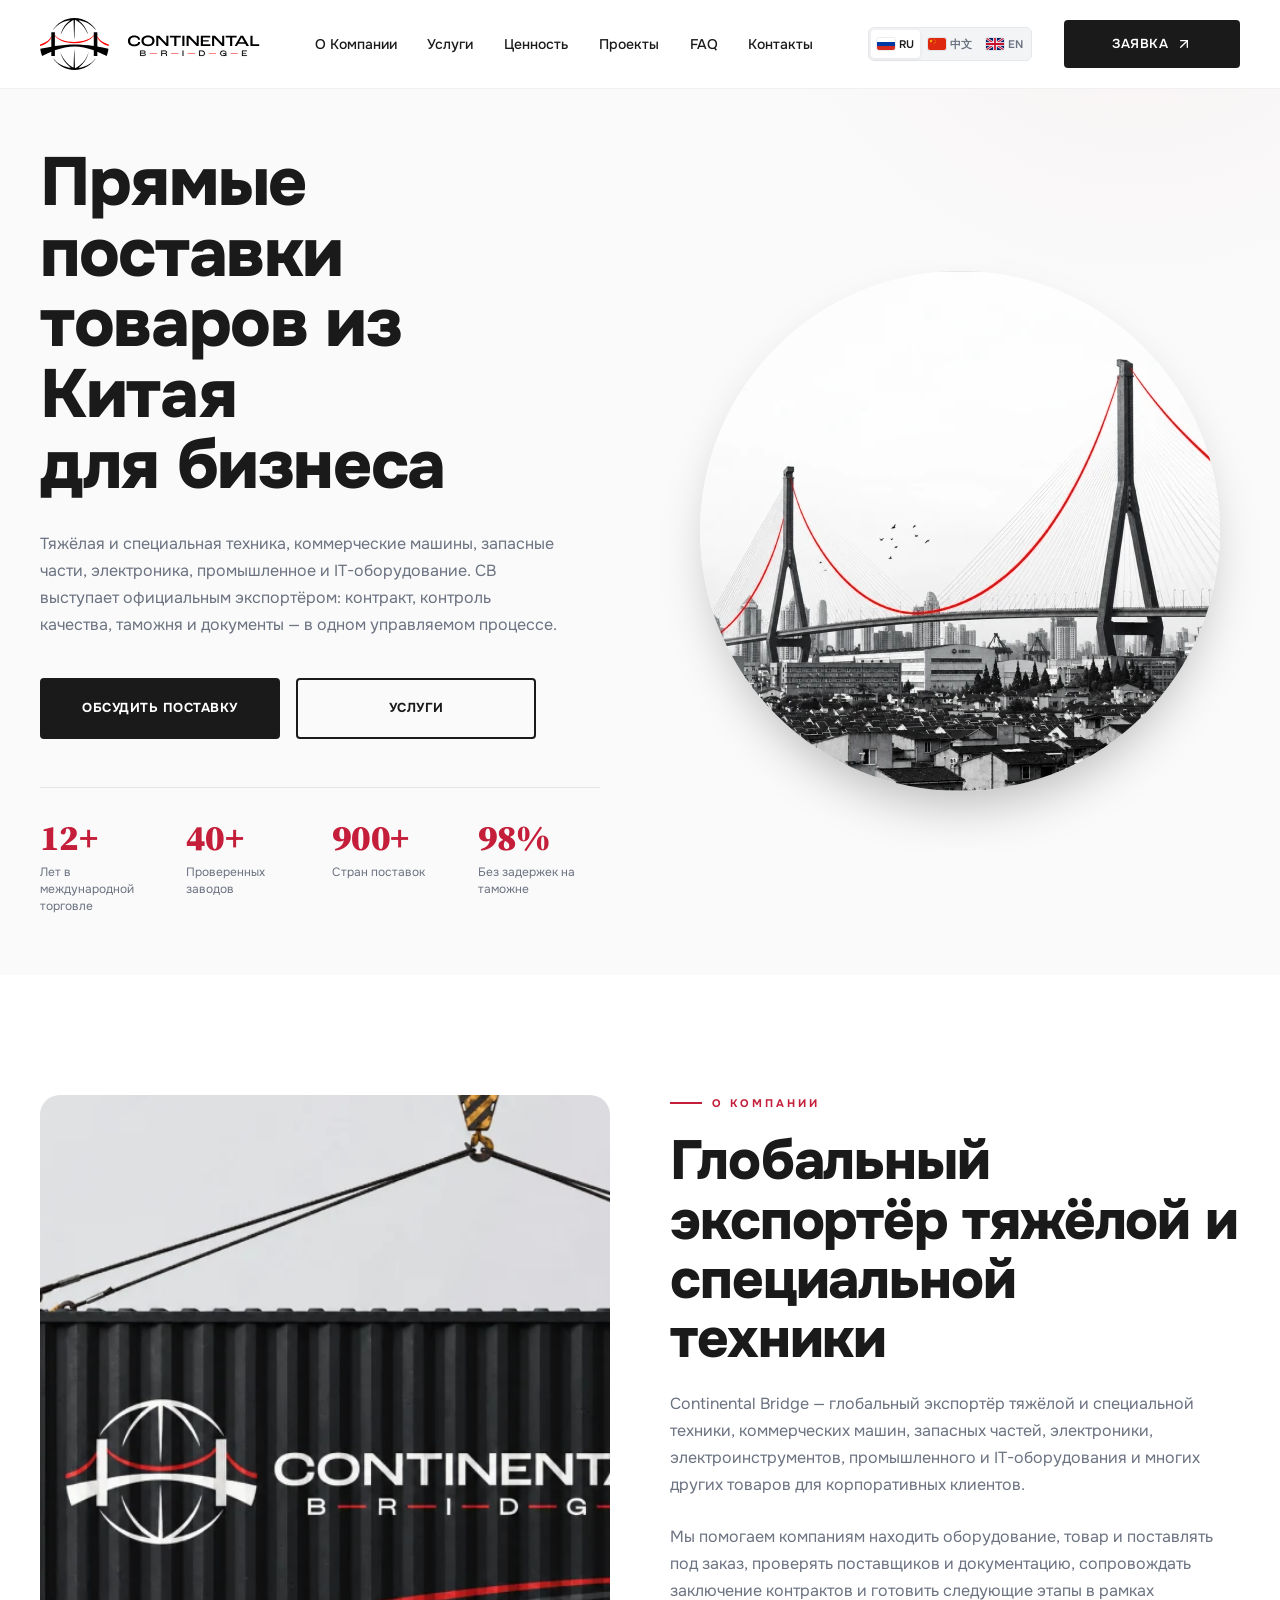
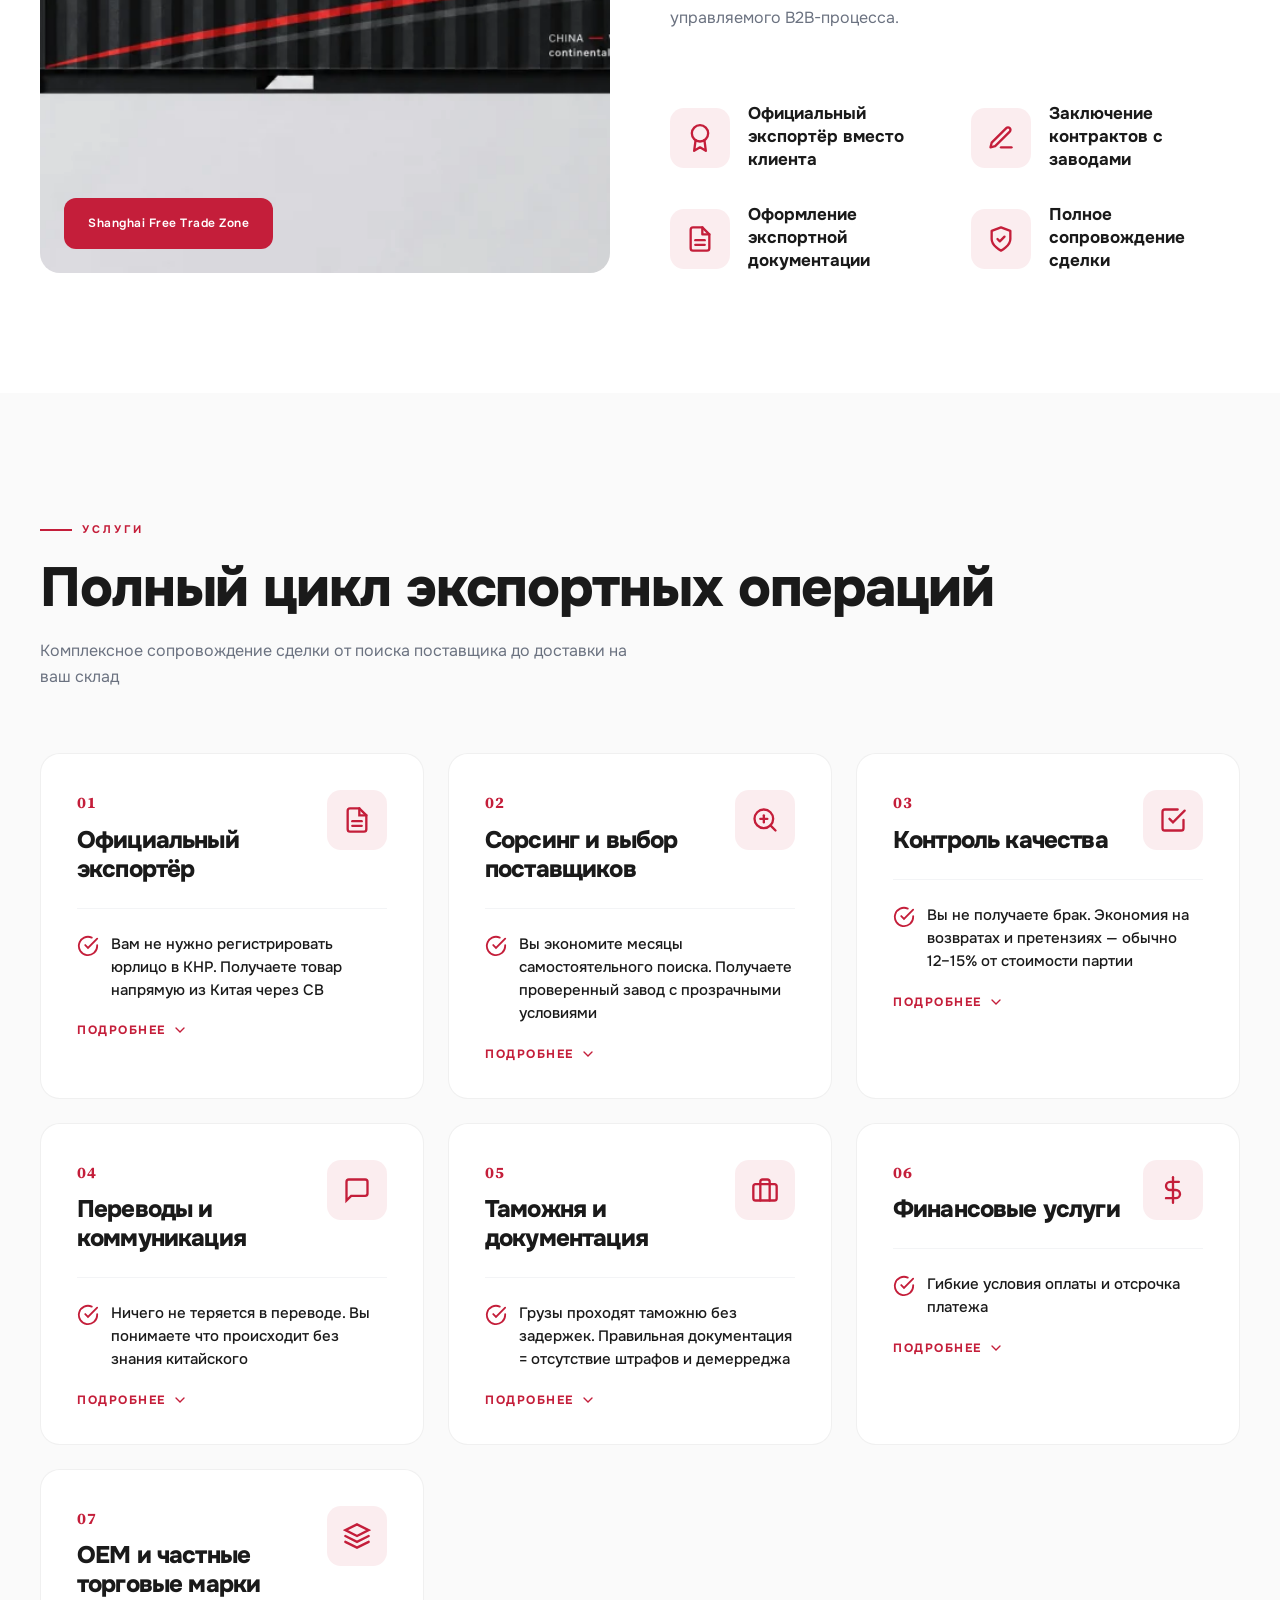
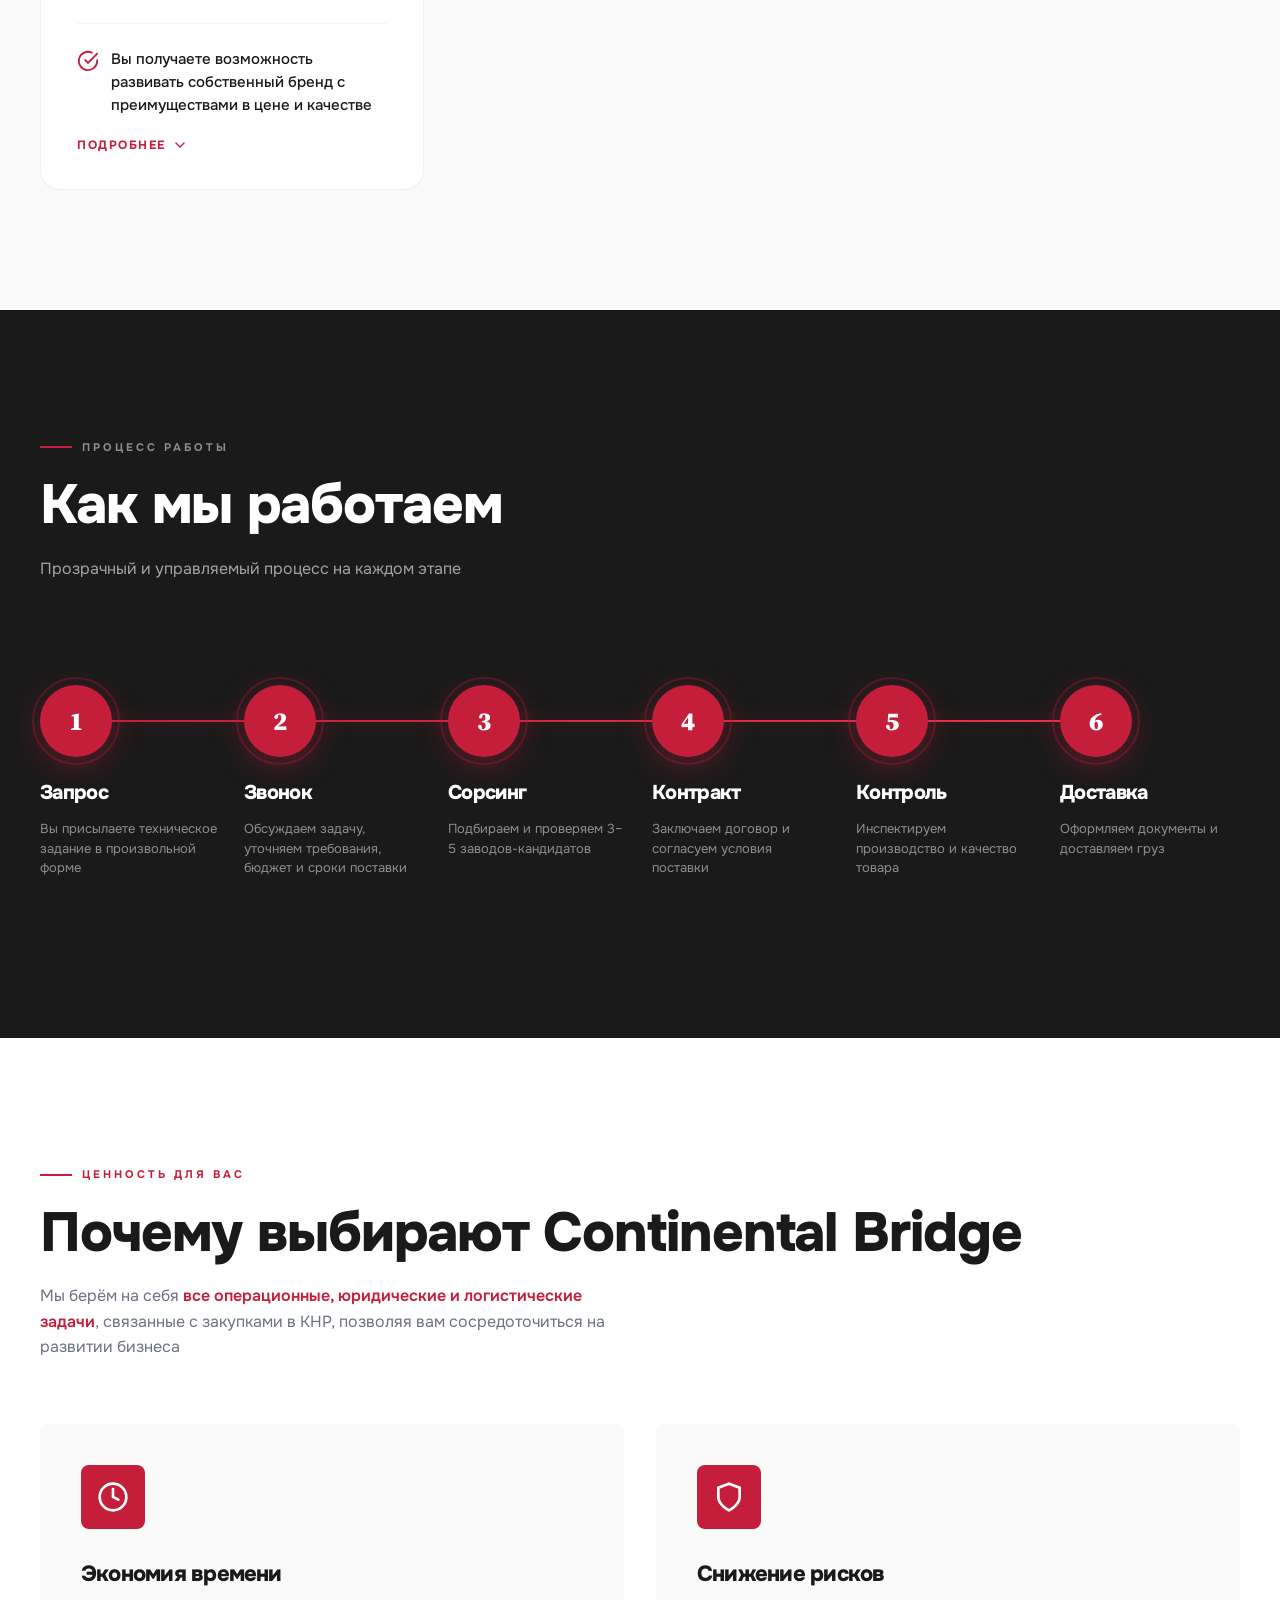
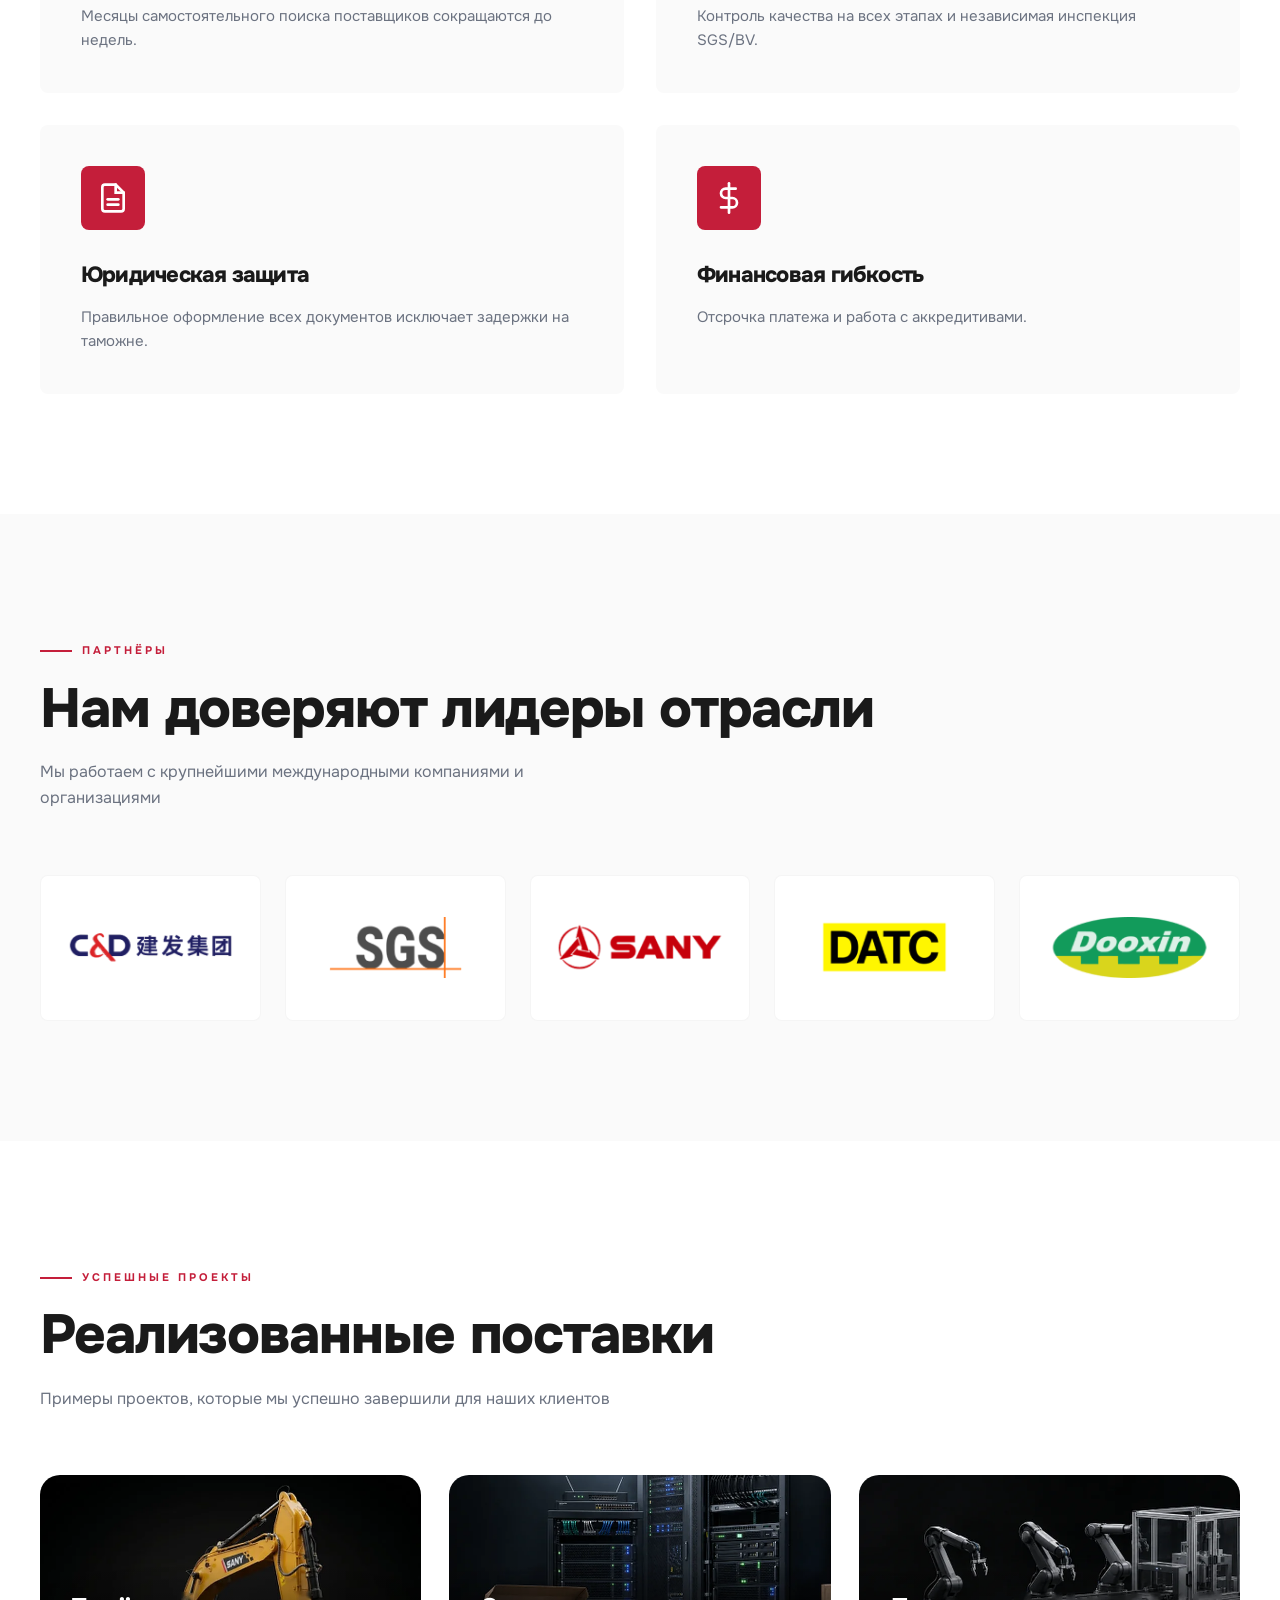
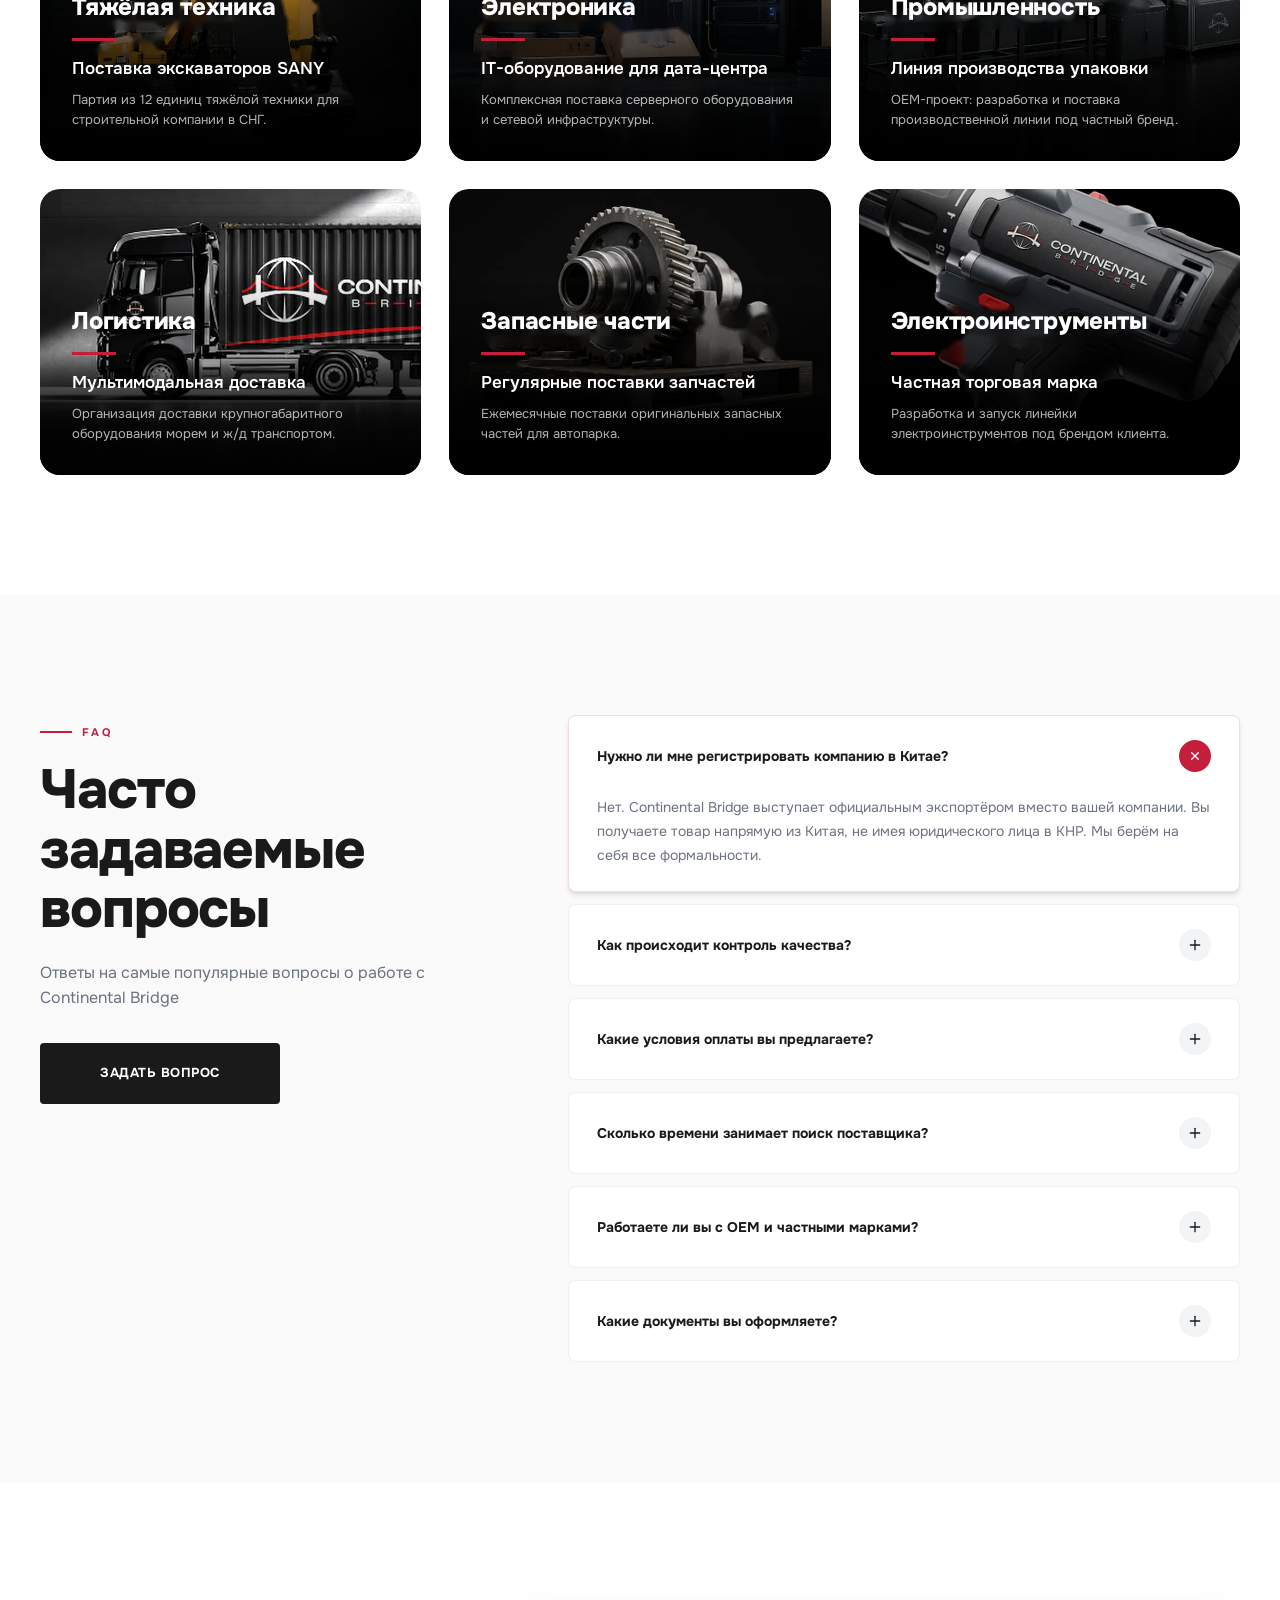
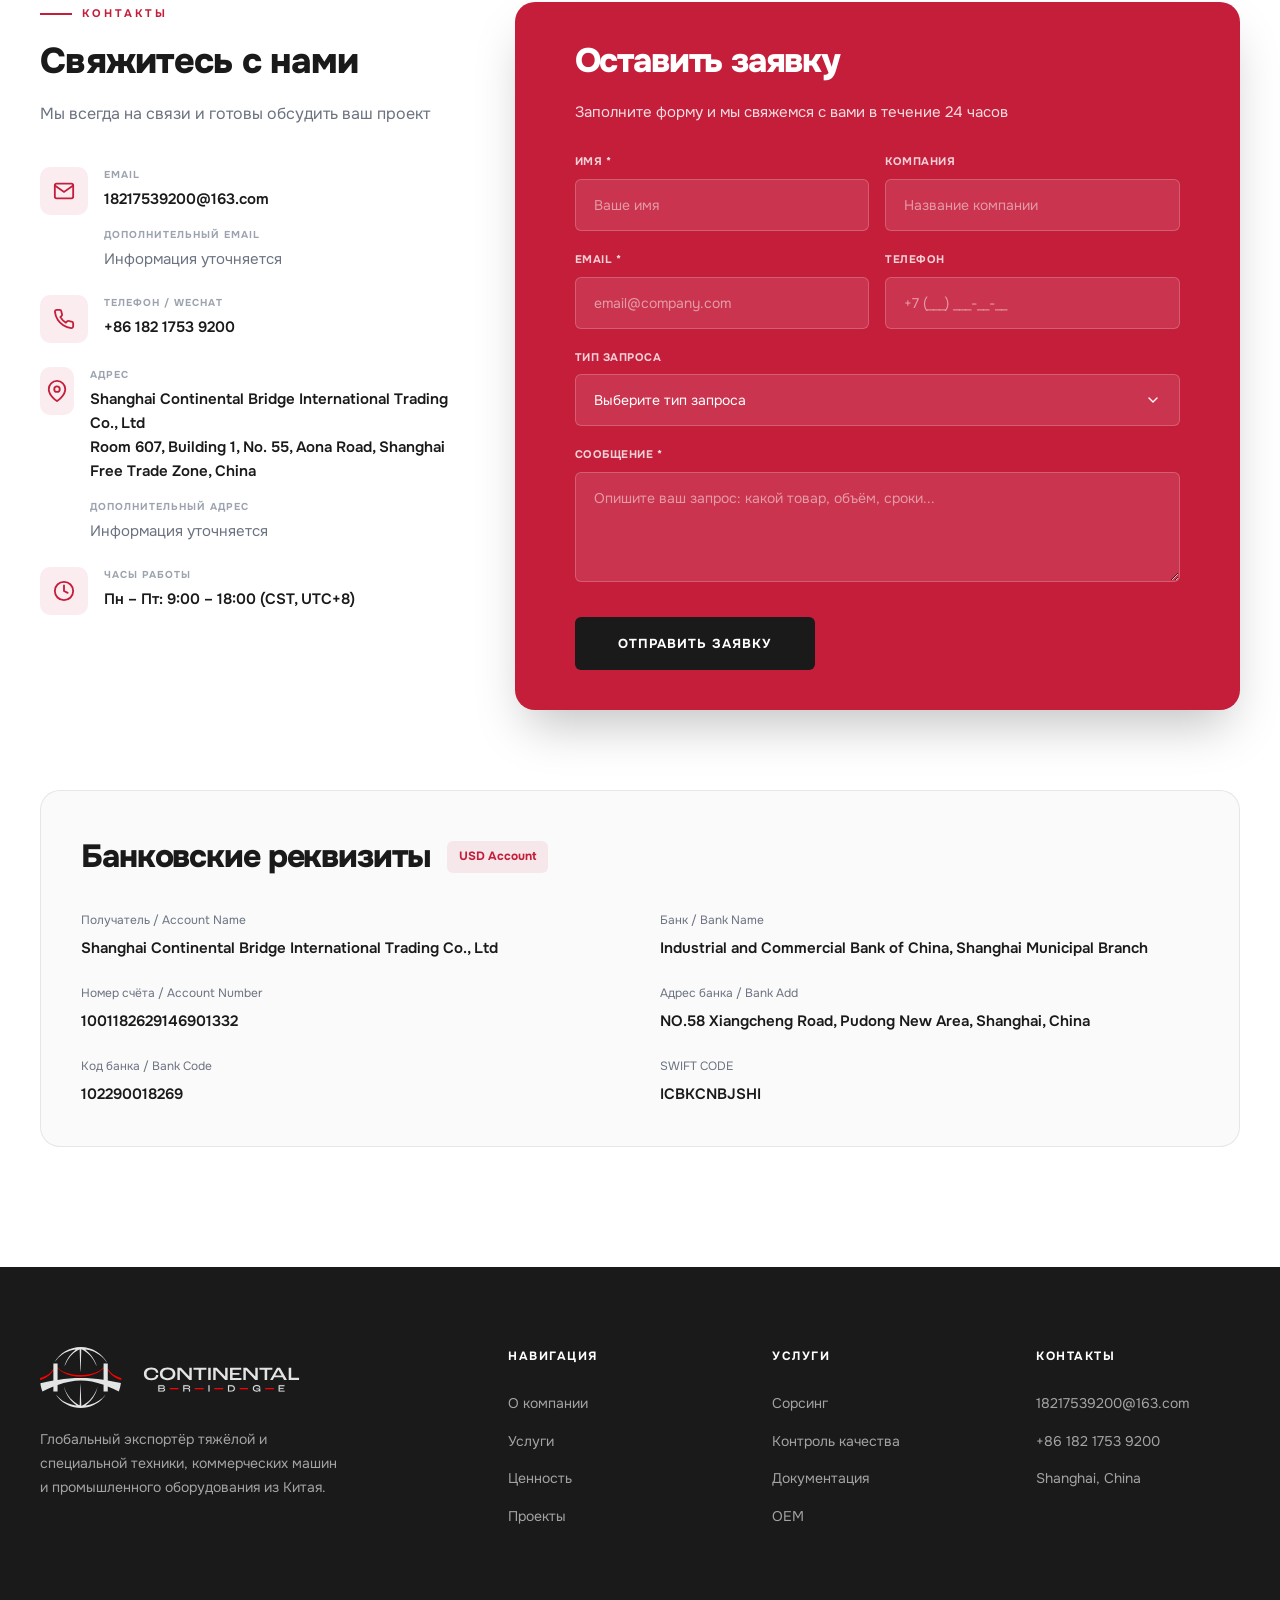
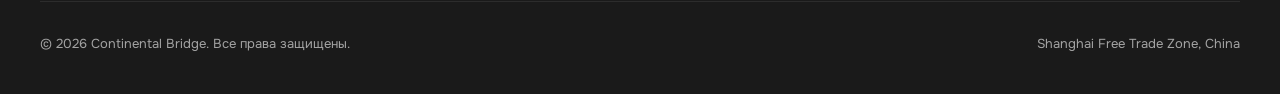
<file: index.html>
<!DOCTYPE html>
<html lang="ru">
<head>
    <meta charset="UTF-8">
    <meta name="viewport" content="width=device-width, initial-scale=1.0">
    <title>Continental Bridge — Прямые поставки из Китая</title>
    <link href="https://fonts.googleapis.com/css2?family=Onest:wght@300;400;500;600;700;800&family=Source+Serif+Pro:wght@400;600;700;900&display=swap" rel="stylesheet">
    <link rel="stylesheet" href="assets/css/base.css">
    <link rel="stylesheet" href="assets/css/sections.css">
    <link rel="stylesheet" href="assets/css/responsive.css">
    <link rel="stylesheet" href="assets/css/languages.css">
    <script src="assets/js/languages.js" defer></script>
    <script src="assets/js/navigation.js" defer></script>
    <script src="assets/js/animations.js" defer></script>
    <script src="assets/js/services.js" defer></script>
    <script src="assets/js/faq.js" defer></script>
    <script src="assets/js/contact-form.js" defer></script>
</head>
<body>

    <!-- HEADER -->
    <header class="header" id="header">
        <div class="header-inner">
            <a href="#" class="logo">
                <div class="logo-icon">
                    <img src="assets/images/brand/logo-horizontal.svg" alt="Continental Bridge">
                </div>
            </a>
            <nav class="nav">
                <a href="#about">О Компании</a>
                <a href="#services">Услуги</a>
                <a href="#value">Ценность</a>
                <a href="#projects">Проекты</a>
                <a href="#faq">FAQ</a>
                <a href="#contacts">Контакты</a>
            </nav>
            <div class="header-actions">
            <div class="language-switch" role="group" aria-label="Язык сайта">
                <button type="button" class="language-option" data-language="ru" lang="ru" aria-label="Русский" aria-pressed="true">
                    <svg class="language-flag" viewBox="0 0 30 20" aria-hidden="true"><path fill="#fff" d="M0 0h30v20H0z"/><path fill="#0039a6" d="M0 6.667h30v6.666H0z"/><path fill="#d52b1e" d="M0 13.333h30V20H0z"/></svg>
                    <span>RU</span>
                </button>
                <button type="button" class="language-option" data-language="zh" lang="zh-CN" aria-label="简体中文" aria-pressed="false">
                    <svg class="language-flag" viewBox="0 0 30 20" aria-hidden="true"><path fill="#de2910" d="M0 0h30v20H0z"/><g fill="#ffde00"><path id="flag-star" d="m5 2 0.674 2.073H7.853L6.09 5.354l0.674 2.073L5 6.146 3.237 7.427l0.674-2.073L2.147 4.073h2.179z"/><use href="#flag-star" transform="translate(8.333 .333) rotate(23.2 1.667 1.667) scale(.333333)"/><use href="#flag-star" transform="translate(10.333 2.333) rotate(45.9 1.667 1.667) scale(.333333)"/><use href="#flag-star" transform="translate(10.333 5.333) rotate(69 1.667 1.667) scale(.333333)"/><use href="#flag-star" transform="translate(8.333 7.333) rotate(20.7 1.667 1.667) scale(.333333)"/></g></svg>
                    <span>中文</span>
                </button>
                <button type="button" class="language-option" data-language="en" lang="en" aria-label="English" aria-pressed="false">
                    <svg class="language-flag" viewBox="0 0 30 20" aria-hidden="true"><path fill="#012169" d="M0 0h30v20H0z"/><path stroke="#fff" stroke-width="4" d="m0 0 30 20M30 0 0 20"/><path stroke="#c8102e" stroke-width="1.8" d="m0 0 30 20M30 0 0 20"/><path fill="#fff" d="M12 0h6v20h-6zM0 7h30v6H0z"/><path fill="#c8102e" d="M13.5 0h3v20h-3zM0 8.5h30v3H0z"/></svg>
                    <span>EN</span>
                </button>
            </div>
            <a href="#request" class="btn-request">
                Заявка
                <svg viewBox="0 0 24 24" fill="none" stroke="currentColor" stroke-width="2" stroke-linecap="round" stroke-linejoin="round">
                    <line x1="7" y1="17" x2="17" y2="7"></line>
                    <polyline points="7 7 17 7 17 17"></polyline>
                </svg>
            </a>
            <button class="burger" id="burger" aria-label="Меню" aria-expanded="false" aria-controls="mobileNav">
                <span></span><span></span><span></span>
            </button>
            </div>
        </div>
    </header>

    <div class="mobile-nav" id="mobileNav">
        <a href="#about">О Компании</a>
        <a href="#services">Услуги</a>
        <a href="#value">Ценность</a>
        <a href="#projects">Проекты</a>
        <a href="#faq">FAQ</a>
        <a href="#contacts">Контакты</a>
    </div>

    <!-- HERO -->
    <section class="hero" id="home">
        <div class="hero-inner">
            <div class="hero-content">
                <h1>Прямые поставки товаров из Китая для&nbsp;бизнеса</h1>
                <p class="hero-desc">
                    Тяжёлая и специальная техника, коммерческие машины, запасные части, электроника, промышленное и IT-оборудование. CB выступает официальным экспортёром: контракт, контроль качества, таможня и документы — в одном управляемом процессе.
                </p>
                <div class="hero-buttons">
                    <a href="#request" class="btn-primary">Обсудить поставку</a>
                    <a href="#services" class="btn-outline">Услуги</a>
                </div>
                <div class="hero-stats">
                    <div>
                        <div class="hero-stat-num"><span class="counter" data-target="12">0</span>+</div>
                        <div class="hero-stat-label">Лет в международной торговле</div>
                    </div>
                    <div>
                        <div class="hero-stat-num"><span class="counter" data-target="40">0</span>+</div>
                        <div class="hero-stat-label">Проверенных заводов</div>
                    </div>
                    <div>
                        <div class="hero-stat-num"><span class="counter" data-target="900">0</span>+</div>
                        <div class="hero-stat-label">Стран поставок</div>
                    </div>
                    <div>
                        <div class="hero-stat-num"><span class="counter" data-target="98">0</span>%</div>
                        <div class="hero-stat-label">Без задержек на таможне</div>
                    </div>
                </div>
            </div>
            <div class="hero-image">
                <div class="hero-circle">
                    <img src="assets/images/hero-shanghai.webp" alt="Shanghai skyline" fetchpriority="high" decoding="async">
                </div>
            </div>
        </div>
    </section>

    <!-- ABOUT -->
    <section class="section about" id="about">
        <div class="section-inner">
            <div class="about-grid">
                <div class="about-image reveal">
                    <img src="assets/images/about-container.webp" alt="Контейнер Continental Bridge" loading="lazy" decoding="async">
                    <div class="about-image-badge">Shanghai Free Trade Zone</div>
                </div>
                <div class="about-text reveal reveal-delay-1">
                    <div class="section-label">О компании</div>
                    <h2 class="section-title">Глобальный экспортёр тяжёлой и специальной техники</h2>
                    <p>
                        Continental Bridge — глобальный экспортёр тяжёлой и специальной техники, коммерческих машин, запасных частей, электроники, электроинструментов, промышленного и IT-оборудования и многих других товаров для корпоративных клиентов.
                    </p>
                    <p>
                        Мы помогаем компаниям находить оборудование, товар и поставлять под заказ, проверять поставщиков и документацию, сопровождать заключение контрактов и готовить следующие этапы в рамках управляемого B2B-процесса.
                    </p>
                    <div class="about-features">
                        <div class="about-feature">
                            <div class="about-feature-icon">
                                <svg viewBox="0 0 24 24" fill="none" stroke="currentColor" stroke-width="2" stroke-linecap="round" stroke-linejoin="round"><circle cx="12" cy="8" r="7"/><polyline points="8.21 13.89 7 23 12 20 17 23 15.79 13.88"/></svg>
                            </div>
                            <div class="about-feature-text">Официальный экспортёр вместо клиента</div>
                        </div>
                        <div class="about-feature">
                            <div class="about-feature-icon">
                                <svg viewBox="0 0 24 24" fill="none" stroke="currentColor" stroke-width="2" stroke-linecap="round" stroke-linejoin="round"><path d="M12 20h9"/><path d="M16.5 3.5a2.121 2.121 0 0 1 3 3L7 19l-4 1 1-4L16.5 3.5z"/></svg>
                            </div>
                            <div class="about-feature-text">Заключение контрактов с заводами</div>
                        </div>
                        <div class="about-feature">
                            <div class="about-feature-icon">
                                <svg viewBox="0 0 24 24" fill="none" stroke="currentColor" stroke-width="2" stroke-linecap="round" stroke-linejoin="round"><path d="M14 2H6a2 2 0 0 0-2 2v16a2 2 0 0 0 2 2h12a2 2 0 0 0 2-2V8z"/><polyline points="14 2 14 8 20 8"/><line x1="16" y1="13" x2="8" y2="13"/><line x1="16" y1="17" x2="8" y2="17"/></svg>
                            </div>
                            <div class="about-feature-text">Оформление экспортной документации</div>
                        </div>
                        <div class="about-feature">
                            <div class="about-feature-icon">
                                <svg viewBox="0 0 24 24" fill="none" stroke="currentColor" stroke-width="2" stroke-linecap="round" stroke-linejoin="round"><path d="M12 22s8-4 8-10V5l-8-3-8 3v7c0 6 8 10 8 10z"/><polyline points="9 12 11 14 15 10"/></svg>
                            </div>
                            <div class="about-feature-text">Полное сопровождение сделки</div>
                        </div>
                    </div>
                </div>
            </div>
        </div>
    </section>

    <!-- SERVICES -->
    <section class="section services" id="services">
        <div class="section-inner">
            <div class="section-header left reveal">
                <div class="section-label">Услуги</div>
                <h2 class="section-title">Полный цикл экспортных операций</h2>
                <p class="section-subtitle">Комплексное сопровождение сделки от поиска поставщика до доставки на ваш склад</p>
            </div>

            <div class="services-grid">
                <div class="service-card reveal">
                    <div class="service-head">
                        <div>
                            <div class="service-number">01</div>
                            <h3>Официальный экспортёр</h3>
                        </div>
                        <div class="service-icon">
                            <svg viewBox="0 0 24 24" fill="none" stroke="currentColor" stroke-width="2" stroke-linecap="round"><path d="M14 2H6a2 2 0 0 0-2 2v16a2 2 0 0 0 2 2h12a2 2 0 0 0 2-2V8z"/><polyline points="14 2 14 8 20 8"/><line x1="16" y1="13" x2="8" y2="13"/><line x1="16" y1="17" x2="8" y2="17"/></svg>
                        </div>
                    </div>
                    <div class="service-benefit">
                        <svg viewBox="0 0 24 24" fill="none" stroke="currentColor" stroke-width="2" stroke-linecap="round"><path d="M22 11.08V12a10 10 0 1 1-5.93-9.14"/><polyline points="22 4 12 14.01 9 11.01"/></svg>
                        <span>Вам не нужно регистрировать юрлицо в КНР. Получаете товар напрямую из Китая через CB</span>
                    </div>
                    <button class="service-toggle">
                        <span>Подробнее</span>
                        <svg viewBox="0 0 24 24" fill="none" stroke="currentColor" stroke-width="2" stroke-linecap="round"><polyline points="6 9 12 15 18 9"/></svg>
                    </button>
                    <div class="service-full">
                        <p>CB выступает официальным экспортёром вместо клиента. Берём на себя заключение контракта с заводом и оформление всей экспортной документации.</p>
                    </div>
                </div>

                <div class="service-card reveal reveal-delay-1">
                    <div class="service-head">
                        <div>
                            <div class="service-number">02</div>
                            <h3>Сорсинг и выбор поставщиков</h3>
                        </div>
                        <div class="service-icon">
                            <svg viewBox="0 0 24 24" fill="none" stroke="currentColor" stroke-width="2" stroke-linecap="round"><circle cx="11" cy="11" r="8"/><line x1="21" y1="21" x2="16.65" y2="16.65"/><line x1="11" y1="8" x2="11" y2="14"/><line x1="8" y1="11" x2="14" y2="11"/></svg>
                        </div>
                    </div>
                    <div class="service-benefit">
                        <svg viewBox="0 0 24 24" fill="none" stroke="currentColor" stroke-width="2" stroke-linecap="round"><path d="M22 11.08V12a10 10 0 1 1-5.93-9.14"/><polyline points="22 4 12 14.01 9 11.01"/></svg>
                        <span>Вы экономите месяцы самостоятельного поиска. Получаете проверенный завод с прозрачными условиями</span>
                    </div>
                    <button class="service-toggle">
                        <span>Подробнее</span>
                        <svg viewBox="0 0 24 24" fill="none" stroke="currentColor" stroke-width="2" stroke-linecap="round"><polyline points="6 9 12 15 18 9"/></svg>
                    </button>
                    <div class="service-full">
                        <p>Поиск и проверка заводов под запрос клиента: анализ рынка, подбор 3–5 кандидатов, аудит завода, переговоры по цене и условиям.</p>
                    </div>
                </div>

                <div class="service-card reveal reveal-delay-2">
                    <div class="service-head">
                        <div>
                            <div class="service-number">03</div>
                            <h3>Контроль качества</h3>
                        </div>
                        <div class="service-icon">
                            <svg viewBox="0 0 24 24" fill="none" stroke="currentColor" stroke-width="2" stroke-linecap="round"><path d="M9 11l3 3L22 4"/><path d="M21 12v7a2 2 0 0 1-2 2H5a2 2 0 0 1-2-2V5a2 2 0 0 1 2-2h11"/></svg>
                        </div>
                    </div>
                    <div class="service-benefit">
                        <svg viewBox="0 0 24 24" fill="none" stroke="currentColor" stroke-width="2" stroke-linecap="round"><path d="M22 11.08V12a10 10 0 1 1-5.93-9.14"/><polyline points="22 4 12 14.01 9 11.01"/></svg>
                        <span>Вы не получаете брак. Экономия на возвратах и претензиях — обычно 12–15% от стоимости партии</span>
                    </div>
                    <button class="service-toggle">
                        <span>Подробнее</span>
                        <svg viewBox="0 0 24 24" fill="none" stroke="currentColor" stroke-width="2" stroke-linecap="round"><polyline points="6 9 12 15 18 9"/></svg>
                    </button>
                    <div class="service-full">
                        <p>Инспекция товара на всех этапах: до производства, в процессе (inline), перед отгрузкой (pre-shipment). Независимый инспектор SGS/BV.</p>
                    </div>
                </div>

                <div class="service-card reveal">
                    <div class="service-head">
                        <div>
                            <div class="service-number">04</div>
                            <h3>Переводы и коммуникация</h3>
                        </div>
                        <div class="service-icon">
                            <svg viewBox="0 0 24 24" fill="none" stroke="currentColor" stroke-width="2" stroke-linecap="round"><path d="M21 15a2 2 0 0 1-2 2H7l-4 4V5a2 2 0 0 1 2-2h14a2 2 0 0 1 2 2z"/></svg>
                        </div>
                    </div>
                    <div class="service-benefit">
                        <svg viewBox="0 0 24 24" fill="none" stroke="currentColor" stroke-width="2" stroke-linecap="round"><path d="M22 11.08V12a10 10 0 1 1-5.93-9.14"/><polyline points="22 4 12 14.01 9 11.01"/></svg>
                        <span>Ничего не теряется в переводе. Вы понимаете что происходит без знания китайского</span>
                    </div>
                    <button class="service-toggle">
                        <span>Подробнее</span>
                        <svg viewBox="0 0 24 24" fill="none" stroke="currentColor" stroke-width="2" stroke-linecap="round"><polyline points="6 9 12 15 18 9"/></svg>
                    </button>
                    <div class="service-full">
                        <p>Языковое и культурное посредничество: переговоры с заводами, перевод контрактов и спецификаций, ежедневная коммуникация с поставщиком.</p>
                    </div>
                </div>

                <div class="service-card reveal reveal-delay-1">
                    <div class="service-head">
                        <div>
                            <div class="service-number">05</div>
                            <h3>Таможня и документация</h3>
                        </div>
                        <div class="service-icon">
                            <svg viewBox="0 0 24 24" fill="none" stroke="currentColor" stroke-width="2" stroke-linecap="round"><rect x="2" y="7" width="20" height="14" rx="2" ry="2"/><path d="M16 21V5a2 2 0 0 0-2-2h-4a2 2 0 0 0-2 2v16"/></svg>
                        </div>
                    </div>
                    <div class="service-benefit">
                        <svg viewBox="0 0 24 24" fill="none" stroke="currentColor" stroke-width="2" stroke-linecap="round"><path d="M22 11.08V12a10 10 0 1 1-5.93-9.14"/><polyline points="22 4 12 14.01 9 11.01"/></svg>
                        <span>Грузы проходят таможню без задержек. Правильная документация = отсутствие штрафов и демерреджа</span>
                    </div>
                    <button class="service-toggle">
                        <span>Подробнее</span>
                        <svg viewBox="0 0 24 24" fill="none" stroke="currentColor" stroke-width="2" stroke-linecap="round"><polyline points="6 9 12 15 18 9"/></svg>
                    </button>
                    <div class="service-full">
                        <p>Полный пакет экспортных документов: Commercial Invoice, Packing List, B/L, таможенная декларация КНР, сертификат происхождения, HS-коды.</p>
                    </div>
                </div>

                <div class="service-card reveal reveal-delay-2">
                    <div class="service-head">
                        <div>
                            <div class="service-number">06</div>
                            <h3>Финансовые услуги</h3>
                        </div>
                        <div class="service-icon">
                            <svg viewBox="0 0 24 24" fill="none" stroke="currentColor" stroke-width="2" stroke-linecap="round"><line x1="12" y1="1" x2="12" y2="23"/><path d="M17 5H9.5a3.5 3.5 0 0 0 0 7h5a3.5 3.5 0 0 1 0 7H6"/></svg>
                        </div>
                    </div>
                    <div class="service-benefit">
                        <svg viewBox="0 0 24 24" fill="none" stroke="currentColor" stroke-width="2" stroke-linecap="round"><path d="M22 11.08V12a10 10 0 1 1-5.93-9.14"/><polyline points="22 4 12 14.01 9 11.01"/></svg>
                        <span>Гибкие условия оплаты и отсрочка платежа</span>
                    </div>
                    <button class="service-toggle">
                        <span>Подробнее</span>
                        <svg viewBox="0 0 24 24" fill="none" stroke="currentColor" stroke-width="2" stroke-linecap="round"><polyline points="6 9 12 15 18 9"/></svg>
                    </button>
                    <div class="service-full">
                        <p>Гибкие условия оплаты, возможность предоставления отсрочки платежаE. Работаем с аккредитивами и T/T.</p>
                    </div>
                </div>

                <div class="service-card reveal">
                    <div class="service-head">
                        <div>
                            <div class="service-number">07</div>
                            <h3>OEM и частные торговые марки</h3>
                        </div>
                        <div class="service-icon">
                            <svg viewBox="0 0 24 24" fill="none" stroke="currentColor" stroke-width="2" stroke-linecap="round"><path d="M12 2L2 7l10 5 10-5-10-5z"/><path d="M2 17l10 5 10-5"/><path d="M2 12l10 5 10-5"/></svg>
                        </div>
                    </div>
                    <div class="service-benefit">
                        <svg viewBox="0 0 24 24" fill="none" stroke="currentColor" stroke-width="2" stroke-linecap="round"><path d="M22 11.08V12a10 10 0 1 1-5.93-9.14"/><polyline points="22 4 12 14.01 9 11.01"/></svg>
                        <span>Вы получаете возможность развивать собственный бренд с преимуществами в цене и качестве</span>
                    </div>
                    <button class="service-toggle">
                        <span>Подробнее</span>
                        <svg viewBox="0 0 24 24" fill="none" stroke="currentColor" stroke-width="2" stroke-linecap="round"><polyline points="6 9 12 15 18 9"/></svg>
                    </button>
                    <div class="service-full">
                        <p>Создаём продукцию по индивидуальным заказам, разрабатываем линейки частных торговых марок, адаптируем упаковку и брендинг.</p>
                    </div>
                </div>
            </div>
        </div>
    </section>

    <!-- PROCESS -->
    <section class="section process" id="process">
        <div class="section-inner">
            <div class="section-header left reveal">
                <div class="process-label section-label">Процесс работы</div>
                <h2 class="section-title">Как мы работаем</h2>
                <p class="section-subtitle">Прозрачный и управляемый процесс на каждом этапе</p>
            </div>

            <div class="process-steps" id="processSteps">
                <div class="process-line"><div class="process-line-fill"></div></div>
                <div class="process-step">
                    <div class="process-step-num">1</div>
                    <h4>Запрос</h4>
                    <p>Вы присылаете техническое задание в произвольной форме</p>
                </div>
                <div class="process-step">
                    <div class="process-step-num">2</div>
                    <h4>Звонок</h4>
                    <p>Обсуждаем задачу, уточняем требования, бюджет и сроки поставки</p>
                </div>
                <div class="process-step">
                    <div class="process-step-num">3</div>
                    <h4>Сорсинг</h4>
                    <p>Подбираем и проверяем 3–5 заводов-кандидатов</p>
                </div>
                <div class="process-step">
                    <div class="process-step-num">4</div>
                    <h4>Контракт</h4>
                    <p>Заключаем договор и согласуем условия поставки</p>
                </div>
                <div class="process-step">
                    <div class="process-step-num">5</div>
                    <h4>Контроль</h4>
                    <p>Инспектируем производство и качество товара</p>
                </div>
                <div class="process-step">
                    <div class="process-step-num">6</div>
                    <h4>Доставка</h4>
                    <p>Оформляем документы и доставляем груз</p>
                </div>
            </div>
        </div>
    </section>

    <!-- VALUE -->
    <section class="section value" id="value">
        <div class="section-inner">
            <div class="section-header left reveal">
                <div class="section-label">Ценность для ВАС</div>
                <h2 class="section-title">Почему выбирают Continental Bridge</h2>
                <p class="section-subtitle">Мы берём на себя <span class="highlight-red">все операционные, юридические и логистические задачи</span>, связанные с закупками в КНР, позволяя вам сосредоточиться на развитии бизнеса</p>
            </div>

            <div class="value-grid">
                <div class="value-card reveal">
                    <div class="value-card-icon">
                        <svg viewBox="0 0 24 24" fill="none" stroke="currentColor" stroke-width="2" stroke-linecap="round"><circle cx="12" cy="12" r="10"/><polyline points="12 6 12 12 16 14"/></svg>
                    </div>
                    <h3>Экономия времени</h3>
                    <p>Месяцы самостоятельного поиска поставщиков сокращаются до недель.</p>
                </div>

                <div class="value-card reveal reveal-delay-1">
                    <div class="value-card-icon">
                        <svg viewBox="0 0 24 24" fill="none" stroke="currentColor" stroke-width="2" stroke-linecap="round"><path d="M12 22s8-4 8-10V5l-8-3-8 3v7c0 6 8 10 8 10z"/></svg>
                    </div>
                    <h3>Снижение рисков</h3>
                    <p>Контроль качества на всех этапах и независимая инспекция SGS/BV.</p>
                </div>

                <div class="value-card reveal">
                    <div class="value-card-icon">
                        <svg viewBox="0 0 24 24" fill="none" stroke="currentColor" stroke-width="2" stroke-linecap="round"><path d="M14 2H6a2 2 0 0 0-2 2v16a2 2 0 0 0 2 2h12a2 2 0 0 0 2-2V8z"/><polyline points="14 2 14 8 20 8"/><line x1="16" y1="13" x2="8" y2="13"/><line x1="16" y1="17" x2="8" y2="17"/></svg>
                    </div>
                    <h3>Юридическая защита</h3>
                    <p>Правильное оформление всех документов исключает задержки на таможне.</p>
                </div>

                <div class="value-card reveal reveal-delay-1">
                    <div class="value-card-icon">
                        <svg viewBox="0 0 24 24" fill="none" stroke="currentColor" stroke-width="2" stroke-linecap="round"><line x1="12" y1="1" x2="12" y2="23"/><path d="M17 5H9.5a3.5 3.5 0 0 0 0 7h5a3.5 3.5 0 0 1 0 7H6"/></svg>
                    </div>
                    <h3>Финансовая гибкость</h3>
                    <p>Отсрочка платежа и работа с аккредитивами.</p>
                </div>
            </div>
        </div>
    </section>

    <!-- PARTNERS -->
    <section class="section partners" id="partners">
        <div class="section-inner">
            <div class="section-header left reveal">
                <div class="section-label">Партнёры</div>
                <h2 class="section-title">Нам доверяют лидеры отрасли</h2>
                <p class="section-subtitle">Мы работаем с крупнейшими международными компаниями и организациями</p>
            </div>

            <div class="partners-grid">
                <div class="partner-card reveal"><img src="assets/images/partners/c-and-d.png" alt="C&D" loading="lazy"></div>
                <div class="partner-card reveal reveal-delay-1"><img src="assets/images/partners/sgs.png" alt="SGS" loading="lazy"></div>
                <div class="partner-card reveal reveal-delay-2"><img src="assets/images/partners/sany.png" alt="SANY" loading="lazy"></div>
                <div class="partner-card reveal reveal-delay-3"><img src="assets/images/partners/datc.png" alt="DATC" loading="lazy"></div>
                <div class="partner-card reveal reveal-delay-4"><img src="assets/images/partners/dooxin.png" alt="Dooxin" loading="lazy"></div>
            </div>
        </div>
    </section>

    <!-- PROJECTS -->
    <section class="section projects" id="projects">
        <div class="section-inner">
            <div class="section-header left reveal">
                <div class="section-label">Успешные проекты</div>
                <h2 class="section-title">Реализованные поставки</h2>
                <p class="section-subtitle">Примеры проектов, которые мы успешно завершили для наших клиентов</p>
            </div>

            <div class="projects-grid">
                <div class="project-card reveal">
                    <img src="assets/images/projects/heavy-machinery.webp" alt="Тяжёлая техника" loading="lazy" decoding="async">
                    <div class="project-overlay">
                        <div class="project-category">Тяжёлая техника</div>
                        <div class="project-divider"></div>
                        <div class="project-name">Поставка экскаваторов SANY</div>
                        <p>Партия из 12 единиц тяжёлой техники для строительной компании в СНГ.</p>
                    </div>
                </div>

                <div class="project-card reveal reveal-delay-1">
                    <img src="assets/images/projects/electronics.webp" alt="Электроника" loading="lazy" decoding="async">
                    <div class="project-overlay">
                        <div class="project-category">Электроника</div>
                        <div class="project-divider"></div>
                        <div class="project-name">IT-оборудование для дата-центра</div>
                        <p>Комплексная поставка серверного оборудования и сетевой инфраструктуры.</p>
                    </div>
                </div>

                <div class="project-card reveal reveal-delay-2">
                    <img src="assets/images/projects/industrial.webp" alt="Промышленность" loading="lazy" decoding="async">
                    <div class="project-overlay">
                        <div class="project-category">Промышленность</div>
                        <div class="project-divider"></div>
                        <div class="project-name">Линия производства упаковки</div>
                        <p>OEM-проект: разработка и поставка производственной линии под частный бренд.</p>
                    </div>
                </div>

                <div class="project-card reveal">
                    <img src="assets/images/projects/logistics.webp" alt="Логистика" loading="lazy" decoding="async">
                    <div class="project-overlay">
                        <div class="project-category">Логистика</div>
                        <div class="project-divider"></div>
                        <div class="project-name">Мультимодальная доставка</div>
                        <p>Организация доставки крупногабаритного оборудования морем и ж/д транспортом.</p>
                    </div>
                </div>

                <div class="project-card reveal reveal-delay-1">
                    <img src="assets/images/projects/spare-parts.webp" alt="Запасные части" loading="lazy" decoding="async">
                    <div class="project-overlay">
                        <div class="project-category">Запасные части</div>
                        <div class="project-divider"></div>
                        <div class="project-name">Регулярные поставки запчастей</div>
                        <p>Ежемесячные поставки оригинальных запасных частей для автопарка.</p>
                    </div>
                </div>

                <div class="project-card reveal reveal-delay-2">
                    <img src="assets/images/projects/power-tools.webp" alt="Электроинструменты" loading="lazy" decoding="async">
                    <div class="project-overlay">
                        <div class="project-category">Электроинструменты</div>
                        <div class="project-divider"></div>
                        <div class="project-name">Частная торговая марка</div>
                        <p>Разработка и запуск линейки электроинструментов под брендом клиента.</p>
                    </div>
                </div>
            </div>
        </div>
    </section>

    <!-- FAQ -->
    <section class="section faq" id="faq">
        <div class="section-inner">
            <div class="faq-grid">
                <div class="reveal">
                    <div class="section-label">FAQ</div>
                    <h2 class="section-title">Часто задаваемые вопросы</h2>
                    <p class="faq-subtitle section-subtitle">Ответы на самые популярные вопросы о работе с Continental Bridge</p>
                    <a href="#request" class="faq-cta btn-primary">Задать вопрос</a>
                </div>

                <div class="faq-list reveal reveal-delay-1">
                    <div class="faq-item active">
                        <button class="faq-question">
                            Нужно ли мне регистрировать компанию в Китае?
                            <div class="faq-icon"><svg viewBox="0 0 24 24" fill="none" stroke="currentColor" stroke-width="2" stroke-linecap="round"><line x1="12" y1="5" x2="12" y2="19"/><line x1="5" y1="12" x2="19" y2="12"/></svg></div>
                        </button>
                        <div class="faq-answer-initial faq-answer">
                            <div class="faq-answer-inner">Нет. Continental Bridge выступает официальным экспортёром вместо вашей компании. Вы получаете товар напрямую из Китая, не имея юридического лица в КНР. Мы берём на себя все формальности.</div>
                        </div>
                    </div>

                    <div class="faq-item">
                        <button class="faq-question">
                            Как происходит контроль качества?
                            <div class="faq-icon"><svg viewBox="0 0 24 24" fill="none" stroke="currentColor" stroke-width="2" stroke-linecap="round"><line x1="12" y1="5" x2="12" y2="19"/><line x1="5" y1="12" x2="19" y2="12"/></svg></div>
                        </button>
                        <div class="faq-answer">
                            <div class="faq-answer-inner">Мы проводим инспекцию на трёх этапах: до производства (проверка материалов), в процессе (inline-инспекция) и перед отгрузкой (pre-shipment). При необходимости привлекаем независимых инспекторов SGS или Bureau Veritas.</div>
                        </div>
                    </div>

                    <div class="faq-item">
                        <button class="faq-question">
                            Какие условия оплаты вы предлагаете?
                            <div class="faq-icon"><svg viewBox="0 0 24 24" fill="none" stroke="currentColor" stroke-width="2" stroke-linecap="round"><line x1="12" y1="5" x2="12" y2="19"/><line x1="5" y1="12" x2="19" y2="12"/></svg></div>
                        </button>
                        <div class="faq-answer">
                            <div class="faq-answer-inner">Мы предлагаем гибкие условия: T/T (телеграфный перевод), аккредитивы (L/C), а также отсрочку платежа для надёжных партнёров. Условия обсуждаются индивидуально.</div>
                        </div>
                    </div>

                    <div class="faq-item">
                        <button class="faq-question">
                            Сколько времени занимает поиск поставщика?
                            <div class="faq-icon"><svg viewBox="0 0 24 24" fill="none" stroke="currentColor" stroke-width="2" stroke-linecap="round"><line x1="12" y1="5" x2="12" y2="19"/><line x1="5" y1="12" x2="19" y2="12"/></svg></div>
                        </button>
                        <div class="faq-answer">
                            <div class="faq-answer-inner">Анализ рынка и подбор 3–5 кандидатов занимает от 3 до 10 рабочих дней в зависимости от сложности запроса. Полный цикл от запроса до подписания контракта — обычно 2–4 недели.</div>
                        </div>
                    </div>

                    <div class="faq-item">
                        <button class="faq-question">
                            Работаете ли вы с OEM и частными марками?
                            <div class="faq-icon"><svg viewBox="0 0 24 24" fill="none" stroke="currentColor" stroke-width="2" stroke-linecap="round"><line x1="12" y1="5" x2="12" y2="19"/><line x1="5" y1="12" x2="19" y2="12"/></svg></div>
                        </button>
                        <div class="faq-answer">
                            <div class="faq-answer-inner">Да. Мы помогаем создавать продукцию по индивидуальным заказам, разрабатывать линейки частных торговых марок, адаптировать упаковку и брендирование. Управляем всем процессом — от концепции до готовой продукции.</div>
                        </div>
                    </div>

                    <div class="faq-item">
                        <button class="faq-question">
                            Какие документы вы оформляете?
                            <div class="faq-icon"><svg viewBox="0 0 24 24" fill="none" stroke="currentColor" stroke-width="2" stroke-linecap="round"><line x1="12" y1="5" x2="12" y2="19"/><line x1="5" y1="12" x2="19" y2="12"/></svg></div>
                        </button>
                        <div class="faq-answer">
                            <div class="faq-answer-inner">Полный пакет: Commercial Invoice, Packing List, Bill of Lading, таможенная декларация КНР, сертификат происхождения (COO / Form A), HS-коды, экспортные лицензии, сертификаты CE / ISO по требованиям страны назначения.</div>
                        </div>
                    </div>
                </div>
            </div>
        </div>
    </section>

    <!-- CONTACTS -->
    <section class="section contacts" id="contacts">
        <div class="section-inner">
            
            <div class="contacts-grid">
                <div class="contact-info reveal">
<div class="contact-header">
                <div class="section-label">Контакты</div>
                <h2 class="section-title">Свяжитесь с нами</h2>
                <p class="section-subtitle">Мы всегда на связи и готовы обсудить ваш проект</p>
            </div>
                    <div class="contact-items">
                        <div class="contact-item">
                            <div class="contact-item-icon">
                                <svg viewBox="0 0 24 24" fill="none" stroke="currentColor" stroke-width="2" stroke-linecap="round"><path d="M4 4h16c1.1 0 2 .9 2 2v12c0 1.1-.9 2-2 2H4c-1.1 0-2-.9-2-2V6c0-1.1.9-2 2-2z"/><polyline points="22,6 12,13 2,6"/></svg>
                            </div>
                            <div>
                                <div class="contact-item-label">Email</div>
                                <div class="contact-item-value"><a href="mailto:18217539200@163.com">18217539200@163.com</a></div>
<div class="contact-item-label contact-item-secondary">Дополнительный email</div>
<div class="contact-item-value contact-placeholder">Информация уточняется</div>
                            </div>
                        </div>
                        <div class="contact-item">
                            <div class="contact-item-icon">
                                <svg viewBox="0 0 24 24" fill="none" stroke="currentColor" stroke-width="2" stroke-linecap="round"><path d="M22 16.92v3a2 2 0 0 1-2.18 2 19.79 19.79 0 0 1-8.63-3.07 19.5 19.5 0 0 1-6-6 19.79 19.79 0 0 1-3.07-8.67A2 2 0 0 1 4.11 2h3a2 2 0 0 1 2 1.72 12.84 12.84 0 0 0 .7 2.81 2 2 0 0 1-.45 2.11L8.09 9.91a16 16 0 0 0 6 6l1.27-1.27a2 2 0 0 1 2.11-.45 12.84 12.84 0 0 0 2.81.7A2 2 0 0 1 22 16.92z"/></svg>
                            </div>
                            <div>
                                <div class="contact-item-label">Телефон / WeChat</div>
                                <div class="contact-item-value"><a href="tel:+8618217539200">+86 182 1753 9200</a></div>
                            </div>
                        </div>
                        <div class="contact-item">
                            <div class="contact-item-icon">
                                <svg viewBox="0 0 24 24" fill="none" stroke="currentColor" stroke-width="2" stroke-linecap="round"><path d="M21 10c0 7-9 13-9 13s-9-6-9-13a9 9 0 0 1 18 0z"/><circle cx="12" cy="10" r="3"/></svg>
                            </div>
                            <div>
                                <div class="contact-item-label">Адрес</div>
                                <div class="contact-item-value">Shanghai Continental Bridge International Trading Co., Ltd<br>Room 607, Building 1, No. 55, Aona Road, Shanghai Free Trade Zone, China</div>
<div class="contact-item-label contact-item-secondary">Дополнительный адрес</div>
<div class="contact-item-value contact-placeholder">Информация уточняется</div>
                            </div>
                        </div>
                        <div class="contact-item">
                            <div class="contact-item-icon">
                                <svg viewBox="0 0 24 24" fill="none" stroke="currentColor" stroke-width="2" stroke-linecap="round"><circle cx="12" cy="12" r="10"/><polyline points="12 6 12 12 16 14"/></svg>
                            </div>
                            <div>
                                <div class="contact-item-label">Часы работы</div>
                                <div class="contact-item-value">Пн – Пт: 9:00 – 18:00 (CST, UTC+8)</div>
                            </div>
                        </div>
                    </div>
                </div>

                <div class="contact-form" id="request" aria-labelledby="request-title">
                    <div class="contact-form-intro">
                        <h3 id="request-title">Оставить заявку</h3>
                        <p>Заполните форму и мы свяжемся с вами в течение 24 часов</p>
                    </div>
                    <form id="contactForm">
                        <div class="form-row">
                            <div class="form-group">
                                <label for="request-name">Имя *</label>
                                <input id="request-name" name="name" autocomplete="name" type="text" placeholder="Ваше имя" required>
                            </div>
                            <div class="form-group">
                                <label for="request-company">Компания</label>
                                <input id="request-company" name="company" autocomplete="organization" type="text" placeholder="Название компании">
                            </div>
                        </div>
                        <div class="form-row">
                            <div class="form-group">
                                <label for="request-email">Email *</label>
                                <input id="request-email" name="email" autocomplete="email" type="email" placeholder="email@company.com" required>
                            </div>
                            <div class="form-group">
                                <label for="request-phone">Телефон</label>
                                <input id="request-phone" name="phone" autocomplete="tel" type="tel" placeholder="+7 (___) ___-__-__">
                            </div>
                        </div>
                        <div class="form-group">
                            <label for="request-type">Тип запроса</label>
                            <select id="request-type" name="type">
                                <option value="">Выберите тип запроса</option>
                                <option>Поиск поставщика</option>
                                <option>Контроль качества</option>
                                <option>Экспортная документация</option>
                                <option>OEM / Частная марка</option>
                                <option>Финансовые услуги</option>
                                <option>Другое</option>
                            </select>
                        </div>
                        <div class="form-group">
                            <label for="request-message">Сообщение *</label>
                            <textarea id="request-message" name="message" placeholder="Опишите ваш запрос: какой товар, объём, сроки..." required></textarea>
                        </div>
                        <button type="submit" class="btn-submit">Отправить заявку</button>
                    </form>
                </div>
            </div>

<div class="bank-details" aria-labelledby="bank-details-title">
<div class="bank-details-header"><h3 id="bank-details-title">Банковские реквизиты</h3><span class="bank-currency">USD Account</span></div>
<dl class="bank-details-list">
<div><dt>Получатель / Account Name</dt><dd>Shanghai Continental Bridge International Trading Co., Ltd</dd></div>
<div><dt>Банк / Bank Name</dt><dd>Industrial and Commercial Bank of China, Shanghai Municipal Branch</dd></div>
<div><dt>Номер счёта / Account Number</dt><dd>1001182629146901332</dd></div>
<div><dt>Адрес банка / Bank Add</dt><dd>NO.58 Xiangcheng Road, Pudong New Area, Shanghai, China</dd></div>
<div><dt>Код банка / Bank Code</dt><dd>102290018269</dd></div>
<div><dt>SWIFT CODE</dt><dd>ICBKCNBJSHI</dd></div>
</dl>
</div>
        </div>
    </section>

    <!-- FOOTER -->
    <footer class="footer">
        <div class="footer-inner">
            <div class="footer-grid">
                <div class="footer-brand">
                    <a href="#" class="footer-logo logo">
                        <div class="logo-icon">
                            <img src="assets/images/brand/logo-horizontal-white.svg" alt="Continental Bridge">
                        </div>
                    </a>
                    <p>Глобальный экспортёр тяжёлой и специальной техники, коммерческих машин и промышленного оборудования из Китая.</p>
                </div>
                <div>
                    <h4>Навигация</h4>
                    <ul class="footer-links">
                        <li><a href="#about">О компании</a></li>
                        <li><a href="#services">Услуги</a></li>
                        <li><a href="#value">Ценность</a></li>
                        <li><a href="#projects">Проекты</a></li>
                    </ul>
                </div>
                <div>
                    <h4>Услуги</h4>
                    <ul class="footer-links">
                        <li><a href="#services">Сорсинг</a></li>
                        <li><a href="#services">Контроль качества</a></li>
                        <li><a href="#services">Документация</a></li>
                        <li><a href="#services">OEM</a></li>
                    </ul>
                </div>
                <div>
                    <h4>Контакты</h4>
                    <ul class="footer-links">
                        <li><a href="mailto:18217539200@163.com">18217539200@163.com</a></li>
                        <li><a href="tel:+8618217539200">+86 182 1753 9200</a></li>
                        <li><a href="#">Shanghai, China</a></li>
                    </ul>
                </div>
            </div>
            <div class="footer-bottom">
                <span>© 2026 Continental Bridge. Все права защищены.</span>
                <span>Shanghai Free Trade Zone, China</span>
            </div>
        </div>
    </footer>

    <!-- MODAL -->
    <div class="modal-overlay" id="modal">
        <div class="modal">
            <button class="modal-close" id="modalClose" aria-label="Закрыть">
                <svg width="16" height="16" viewBox="0 0 24 24" fill="none" stroke="currentColor" stroke-width="2" stroke-linecap="round"><line x1="18" y1="6" x2="6" y2="18"/><line x1="6" y1="6" x2="18" y2="18"/></svg>
            </button>
            <h3 class="modal-title">Заявка отправлена!</h3>
            <p class="modal-description">Наш менеджер свяжется с вами в течение 24 часов.</p>
            <button class="modal-confirm btn-submit" data-close-modal>Отлично</button>
        </div>
    </div>

    
</body>
</html>
</file>
<file: assets/css/base.css>
:root {
    --red: #C41E3A;
    --red-dark: #A01830;
    --red-light: #E8344F;
    --black: #1A1A1A;
    --dark: #2D2D2D;
    --gray: #6B7280;
    --gray-light: #9CA3AF;
    --gray-lighter: #F3F4F6;
    --white: #FFFFFF;
    --bg: #FAFAFA;
    --shadow: 0 4px 6px -1px rgba(0,0,0,0.1), 0 2px 4px -2px rgba(0,0,0,0.1);
    --shadow-lg: 0 20px 40px -8px rgba(0,0,0,0.15);
    --shadow-xl: 0 25px 50px -12px rgba(0,0,0,0.25);
    --radius: 12px;
    --radius-lg: 20px;
    --transition: all 0.4s cubic-bezier(0.4, 0, 0.2, 1);
}

* { margin: 0; padding: 0; box-sizing: border-box; }
html { scroll-behavior: smooth; font-size: 16px; }
body {
    font-family: 'Onest', -apple-system, BlinkMacSystemFont, sans-serif;
    color: var(--black);
    background: var(--white);
    line-height: 1.6;
    overflow-x: hidden;
    font-weight: 400;
}
h1, h2, h3, h4, h5, h6 {
    font-family: 'Onest', -apple-system, BlinkMacSystemFont, sans-serif;
    font-weight: 800;
    letter-spacing: -0.035em;
}
.stat-number, .process-step-num, .service-number, .hero-stat-num { font-family: 'Source Serif Pro', serif; }

::-webkit-scrollbar { width: 8px; }
::-webkit-scrollbar-track { background: var(--gray-lighter); }
::-webkit-scrollbar-thumb { background: var(--red); border-radius: 4px; }
</file>
<file: assets/css/sections.css>
/* HEADER */
.header {
    position: fixed; top: 0; left: 0; right: 0; z-index: 1000;
    background: rgba(255,255,255,0.98);
    backdrop-filter: blur(20px);
    border-bottom: 1px solid rgba(0,0,0,0.06);
    transition: var(--transition);
}
.header.scrolled { box-shadow: 0 2px 20px rgba(0,0,0,0.08); }
.header-inner {
    max-width: 1400px; margin: 0 auto; padding: 0 40px;
    display: flex; align-items: center; justify-content: space-between;
    height: 88px;
}
.logo { display: flex; align-items: center; gap: 12px; text-decoration: none; color: var(--black); }
.logo-icon { width: 220px; height: 52px; flex: 0 0 auto; }
.logo-icon svg, .logo-icon img { width: 100%; height: 100%; object-fit: contain; display: block; }
.nav { display: flex; align-items: center; gap: 36px; }
.nav a {
    text-decoration: none; color: var(--black);
    font-family: 'Onest', sans-serif; font-size: 14px; font-weight: 500;
    transition: var(--transition); position: relative;
}
.nav a::after {
    content: ''; position: absolute; bottom: -4px; left: 0;
    width: 0; height: 2px; background: var(--red);
    transition: var(--transition);
}
.nav a:hover { color: var(--red); }
.nav a:hover::after { width: 100%; }
.btn-request {
    display: inline-flex; align-items: center; gap: 8px;
    background: var(--black); color: var(--white);
    padding: 14px 32px; border-radius: 4px;
    text-decoration: none; font-family: 'Onest', sans-serif;
    font-size: 13px; font-weight: 600; letter-spacing: 0.5px;
    text-transform: uppercase; transition: var(--transition);
    border: none; cursor: pointer;
}
.btn-request:hover { background: var(--red); transform: translateY(-2px); box-shadow: var(--shadow-lg); }
.btn-request svg { width: 16px; height: 16px; transition: var(--transition); }
.btn-request:hover svg { transform: translate(3px, -3px); }
.burger {
    display: none; flex-direction: column; gap: 5px;
    cursor: pointer; padding: 8px; background: none; border: none;
}
.burger span { width: 24px; height: 2px; background: var(--black); transition: var(--transition); }
.burger.active span:nth-child(1) { transform: rotate(45deg) translate(5px, 5px); }
.burger.active span:nth-child(2) { opacity: 0; }
.burger.active span:nth-child(3) { transform: rotate(-45deg) translate(5px, -5px); }

/* HERO */
.hero {
    min-height: 100vh; display: flex; align-items: center;
    padding-top: 88px; background: var(--bg);
    position: relative; overflow: hidden;
}
.hero::before {
    content: ''; position: absolute; top: -50%; right: -20%;
    width: 800px; height: 800px;
    background: radial-gradient(circle, rgba(196,30,58,0.04) 0%, transparent 70%);
    border-radius: 50%;
}
.hero-inner {
    max-width: 1400px; margin: 0 auto; padding: 60px 40px;
    display: grid; grid-template-columns: 1fr 1fr;
    gap: 80px; align-items: center; width: 100%;
}
.hero-label {
    display: inline-flex; align-items: center; gap: 8px;
    font-family: 'Onest', sans-serif; font-size: 11px;
    font-weight: 700; letter-spacing: 3px; text-transform: uppercase;
    color: var(--red); margin-bottom: 24px;
}
.hero-label::before { content: ''; width: 32px; height: 2px; background: var(--red); }
.hero h1 {
    font-family: 'Onest', sans-serif;
    font-size: clamp(42px, 5.4vw, 68px);
    font-weight: 800; line-height: 1.04;
    color: var(--black); margin-bottom: 28px;
    letter-spacing: -0.02em;
}
.hero-desc {
    font-size: 16px; line-height: 1.7; color: var(--gray);
    margin-bottom: 40px; max-width: 520px;
}
.hero-buttons { display: flex; gap: 16px; flex-wrap: wrap; }
.btn-primary, .btn-outline {
    display: inline-flex; align-items: center; justify-content: center;
    gap: 10px; padding: 18px 36px;
    border-radius: 4px; text-decoration: none;
    font-family: 'Onest', sans-serif; font-size: 13px;
    font-weight: 700; letter-spacing: 0.5px;
    text-transform: uppercase; transition: var(--transition);
    border: 2px solid var(--black);
    min-width: 240px;
}
.btn-primary { background: var(--black); color: var(--white); }
.btn-primary:hover { background: var(--red); border-color: var(--red); transform: translateY(-2px); box-shadow: var(--shadow-lg); }
.btn-outline { background: transparent; color: var(--black); }
.btn-outline:hover { background: var(--black); color: var(--white); transform: translateY(-2px); }

.hero-image { position: relative; display: flex; justify-content: center; align-items: center; }
.hero-circle {
    width: 520px; height: 520px; border-radius: 50%;
    overflow: hidden; position: relative; box-shadow: var(--shadow-xl);
}
.hero-circle img { width: 100%; height: 100%; object-fit: cover; }

.hero-stats {
    display: grid; grid-template-columns: repeat(4, 1fr);
    gap: 24px; margin-top: 48px; padding-top: 32px;
    border-top: 1px solid rgba(0,0,0,0.08);
}
.hero-stat-num {
    font-family: 'Source Serif Pro', serif;
    font-size: 36px; font-weight: 900;
    color: var(--red); line-height: 1; margin-bottom: 8px;
    letter-spacing: -0.02em;
}
.hero-stat-label { font-size: 12px; color: var(--gray); line-height: 1.4; }

/* SECTIONS */
.section { padding: 120px 0; }
.section-inner { max-width: 1400px; margin: 0 auto; padding: 0 40px; }
.section-label {
    display: inline-flex; align-items: center; gap: 10px;
    font-family: 'Onest', sans-serif; font-size: 11px;
    font-weight: 700; letter-spacing: 3px; text-transform: uppercase;
    color: var(--red); margin-bottom: 20px;
}
.section-label::before { content: ''; width: 32px; height: 2px; background: var(--red); }
.section-title {
    font-family: 'Onest', sans-serif;
    font-size: clamp(36px, 4.3vw, 56px);
    font-weight: 800; line-height: 1.08;
    color: var(--black); margin-bottom: 20px;
    letter-spacing: -0.02em;
}
.section-subtitle { font-size: 16px; color: var(--gray); line-height: 1.6; max-width: 600px; }
.section-header { margin-bottom: 64px; }
.section-header.left { text-align: left; }
.section-header.left .section-subtitle { margin: 0; }
.highlight-red { color: var(--red); font-weight: 600; }

/* ABOUT */
.about { background: var(--white); }
.about-grid { display: grid; grid-template-columns: 1fr 1fr; gap: 60px; align-items: stretch; }
.about-image {
    position: relative; border-radius: var(--radius-lg);
    overflow: hidden; height: 100%; min-height: 560px;
}
.about-image img { width: 100%; height: 100%; object-fit: cover; position: absolute; inset: 0; }
.about-image-badge {
    position: absolute; bottom: 24px; left: 24px; z-index: 2;
    background: var(--red); color: var(--white);
    padding: 16px 24px; border-radius: var(--radius);
    font-family: 'Onest', sans-serif; font-size: 12px;
    font-weight: 600; letter-spacing: 0.5px;
}
.about-text { display: flex; flex-direction: column; justify-content: center; }
.about-text p { font-size: 16px; line-height: 1.7; color: var(--gray); margin-bottom: 24px; }
.about-features { display: grid; grid-template-columns: 1fr 1fr; gap: 32px; margin-top: 48px; }
.about-feature { display: flex; align-items: center; gap: 18px; }
.about-feature-icon {
    width: 60px; height: 60px; min-width: 60px;
    background: rgba(196,30,58,0.08); border-radius: 14px;
    display: flex; align-items: center; justify-content: center;
    transition: var(--transition);
}
.about-feature:hover .about-feature-icon {
    background: var(--red); transform: translateY(-4px);
    box-shadow: 0 12px 24px rgba(196,30,58,0.3);
}
.about-feature-icon svg { width: 28px; height: 28px; color: var(--red); transition: var(--transition); }
.about-feature:hover .about-feature-icon svg { color: var(--white); }
.about-feature-text {
    font-family: 'Onest', sans-serif;
    font-size: 17px; font-weight: 700; color: var(--black); line-height: 1.35;
}

/* SERVICES */
.services { background: var(--bg); }
.services-grid { display: grid; grid-template-columns: repeat(3, 1fr); gap: 24px; }
.service-card {
    background: var(--white); border-radius: 20px; padding: 36px;
    transition: var(--transition); border: 1px solid rgba(0,0,0,0.06);
    position: relative; overflow: hidden;
    display: flex; flex-direction: column;
}
.service-card::before {
    content: ''; position: absolute; top: 0; left: 0; right: 0;
    height: 3px; background: var(--red);
    transform: scaleX(0); transition: var(--transition);
}
.service-card:hover { transform: translateY(-4px); box-shadow: var(--shadow-lg); border-color: rgba(196,30,58,0.15); }
.service-card:hover::before { transform: scaleX(1); }
.service-head {
    display: flex; justify-content: space-between; align-items: flex-start;
    gap: 16px; margin-bottom: 24px;
}
.service-number {
    font-family: 'Source Serif Pro', serif; font-size: 16px;
    font-weight: 700; color: var(--red); margin-bottom: 10px; letter-spacing: 1px;
}
.service-card h3 {
    font-family: 'Onest', sans-serif; font-size: 24px;
    font-weight: 800; color: var(--black); line-height: 1.2;
}
.service-icon {
    width: 60px; height: 60px; min-width: 60px;
    background: rgba(196,30,58,0.08); border-radius: 14px;
    display: flex; align-items: center; justify-content: center;
}
.service-icon svg { width: 28px; height: 28px; color: var(--red); }
.service-benefit {
    display: flex; align-items: flex-start; gap: 12px;
    padding-top: 24px; border-top: 1px solid var(--gray-lighter);
}
.service-benefit svg { width: 22px; height: 22px; min-width: 22px; color: var(--red); margin-top: 2px; }
.service-benefit span { font-size: 15px; color: var(--black); font-weight: 500; line-height: 1.55; }
.service-toggle {
    display: inline-flex; align-items: center; gap: 6px;
    font-family: 'Onest', sans-serif; font-size: 12px;
    font-weight: 700; color: var(--red);
    margin-top: 20px; cursor: pointer;
    letter-spacing: 1.5px; text-transform: uppercase;
    background: none; border: none; padding: 0;
    align-self: flex-start;
}
.service-toggle svg { width: 16px; height: 16px; transition: transform 0.3s ease; }
.service-card.expanded .service-toggle svg { transform: rotate(180deg); }
.service-full {
    display: none; font-size: 14px; line-height: 1.7; color: var(--gray);
    margin-top: 16px; padding-top: 16px; border-top: 1px solid var(--gray-lighter);
}
.service-full.expanded { display: block; animation: fadeIn 0.4s ease; }
@keyframes fadeIn {
    from { opacity: 0; transform: translateY(-10px); }
    to { opacity: 1; transform: translateY(0); }
}

/* PROCESS */
.process { background: var(--black); color: var(--white); padding: 120px 0; }
.process .section-title { color: var(--white); }
.process .section-subtitle { color: rgba(255,255,255,0.6); }
.process-steps {
    display: grid; grid-template-columns: repeat(6, minmax(0, 1fr));
    gap: 24px; position: relative; padding: 40px 0;
}
.process-line {
    position: absolute; top: 76px; transform: translateY(-50%);
    left: 36px; right: calc((100% - 120px) / 6 - 36px);
    height: 2px; background: rgba(255,255,255,0.1); z-index: 0;
}
.process-line-fill {
    position: absolute; top: 0; left: 0; height: 100%; width: 0;
    background: linear-gradient(90deg, var(--red), var(--red-light));
    transition: width 2s cubic-bezier(0.4, 0, 0.2, 1);
    box-shadow: 0 0 20px rgba(196,30,58,0.6);
}
.process-steps.animated .process-line-fill { width: 100%; }
.process-step {
    text-align: left; position: relative; z-index: 1;
    opacity: 0; transform: translateY(30px);
    transition: all 0.6s cubic-bezier(0.4, 0, 0.2, 1);
}
.process-steps.animated .process-step { opacity: 1; transform: translateY(0); }
.process-steps.animated .process-step:nth-child(2) { transition-delay: 0.2s; }
.process-steps.animated .process-step:nth-child(3) { transition-delay: 0.4s; }
.process-steps.animated .process-step:nth-child(4) { transition-delay: 0.6s; }
.process-steps.animated .process-step:nth-child(5) { transition-delay: 0.8s; }
.process-steps.animated .process-step:nth-child(6) { transition-delay: 1s; }
.process-steps.animated .process-step:nth-child(7) { transition-delay: 1.2s; }
.process-step-num {
    width: 72px; height: 72px; background: var(--red);
    border-radius: 50%; display: flex; align-items: center; justify-content: center;
    margin-bottom: 20px; font-family: 'Source Serif Pro', serif;
    font-size: 26px; font-weight: 900; color: var(--white);
    box-shadow: 0 8px 32px rgba(196,30,58,0.4); position: relative;
    transition: var(--transition);
}
.process-step-num::before {
    content: ''; position: absolute; inset: -8px;
    border: 2px solid rgba(196,30,58,0.3); border-radius: 50%;
    animation: pulse 2s ease-in-out infinite;
}
@keyframes pulse {
    0%, 100% { transform: scale(1); opacity: 1; }
    50% { transform: scale(1.1); opacity: 0.5; }
}
.process-step:hover .process-step-num { transform: scale(1.1); box-shadow: 0 12px 40px rgba(196,30,58,0.6); }
.process-step h4 {
    font-family: 'Onest', sans-serif; font-size: 20px;
    font-weight: 800; margin-bottom: 10px; transition: var(--transition);
}
.process-step:hover h4 { color: var(--red-light); }
.process-step p { font-size: 13px; color: rgba(255,255,255,0.5); line-height: 1.5; }

/* VALUE */
.value { background: var(--white); }
.value-grid { display: grid; grid-template-columns: repeat(2, 1fr); gap: 32px; }
.value-card {
    background: var(--bg); border-radius: 8px; padding: 40px;
    transition: var(--transition); border: 1px solid transparent;
}
.value-card:hover { border-color: rgba(196,30,58,0.15); box-shadow: var(--shadow); }
.value-card-icon {
    width: 64px; height: 64px; background: var(--red);
    border-radius: 8px; display: flex; align-items: center; justify-content: center;
    margin-bottom: 28px;
}
.value-card-icon svg { width: 32px; height: 32px; color: var(--white); }
.value-card h3 {
    font-family: 'Onest', sans-serif; font-size: 22px;
    font-weight: 800; margin-bottom: 12px;
}
.value-card > p { font-size: 15px; color: var(--gray); line-height: 1.6; }

/* PARTNERS */
.partners { background: var(--bg); }
.partners-grid { display: grid; grid-template-columns: repeat(5, minmax(0, 1fr)); gap: 24px; }
.partner-card {
    background: var(--white); border-radius: 8px;
    padding: 40px 24px; display: flex; align-items: center; justify-content: center;
    transition: var(--transition); border: 1px solid rgba(0,0,0,0.04);
    min-height: 120px;
}
.partner-card:hover { transform: translateY(-4px); box-shadow: var(--shadow); border-color: rgba(196,30,58,0.15); }
.partner-card img {
    display: block; width: 100%; max-width: 180px; height: 64px;
    object-fit: contain;
}

/* PROJECTS */
.projects { background: var(--white); }
.projects-grid { display: grid; grid-template-columns: repeat(3, 1fr); gap: 28px; }
.project-card {
    border-radius: var(--radius-lg); overflow: hidden;
    position: relative; aspect-ratio: 4/3; cursor: pointer;
}
.project-card img { width: 100%; height: 100%; object-fit: cover; transition: var(--transition); }
.project-card:hover img { transform: scale(1.08); }
.project-overlay {
    position: absolute; inset: 0;
    background: linear-gradient(180deg, transparent 30%, rgba(0,0,0,0.92) 100%);
    display: flex; flex-direction: column; justify-content: flex-end;
    padding: 32px; transition: var(--transition);
}
.project-category {
    font-family: 'Onest', sans-serif;
    font-size: 24px; font-weight: 800; color: var(--white);
    margin-bottom: 12px; letter-spacing: -0.01em;
}
.project-divider {
    width: 44px; height: 3px; background: var(--red);
    margin-bottom: 14px; transition: var(--transition);
}
.project-card:hover .project-divider { width: 70px; }
.project-name {
    font-family: 'Onest', sans-serif;
    font-size: 17px; font-weight: 600; color: var(--white);
    margin-bottom: 8px;
}
.project-overlay p { font-size: 13px; color: rgba(255,255,255,0.7); line-height: 1.5; }

/* FAQ */
.faq { background: var(--bg); }
.faq-grid { display: grid; grid-template-columns: 1fr 1.5fr; gap: 80px; align-items: flex-start; }
.faq-list { display: flex; flex-direction: column; gap: 12px; }
.faq-item {
    background: var(--white); border-radius: 8px; overflow: hidden;
    border: 1px solid rgba(0,0,0,0.06); transition: var(--transition);
}
.faq-item.active { border-color: rgba(196,30,58,0.15); box-shadow: var(--shadow); }
.faq-question {
    width: 100%; padding: 24px 28px;
    display: flex; align-items: center; justify-content: space-between;
    background: none; border: none; cursor: pointer;
    font-family: 'Onest', sans-serif; font-size: 14px;
    font-weight: 700; color: var(--black); text-align: left;
    transition: var(--transition);
}
.faq-question:hover { color: var(--red); }
.faq-icon {
    width: 32px; height: 32px; min-width: 32px;
    background: var(--gray-lighter); border-radius: 50%;
    display: flex; align-items: center; justify-content: center;
    transition: var(--transition);
}
.faq-item.active .faq-icon { background: var(--red); color: var(--white); transform: rotate(45deg); }
.faq-icon svg { width: 16px; height: 16px; }
.faq-answer { max-height: 0; overflow: hidden; transition: max-height 0.4s ease; }
.faq-answer-inner { padding: 0 28px 24px; font-size: 14px; line-height: 1.7; color: var(--gray); }

/* CONTACTS */
.contacts { background: var(--white); }
.contacts-grid {
    display: grid; grid-template-columns: 1fr 1.7fr;
    gap: 48px; align-items: start;
}
.contact-info {
    display: flex; flex-direction: column; justify-content: flex-start; gap: 28px;
}
.contact-header { margin-bottom: 12px; }
.contact-header .section-title { font-size: 36px; }
@media (min-width: 1201px) {
    .contact-info { padding-top: 40px; }
    .contact-header { position: relative; }
    .contact-header .section-label {
        position: absolute; bottom: 100%; left: 0;
        margin-bottom: 20px;
    }
}

.contact-items { display: flex; flex-direction: column; gap: 24px; }
.contact-item { display: flex; align-items: flex-start; gap: 16px; }
.contact-item-icon {
    width: 48px; height: 48px; min-width: 48px;
    background: rgba(196,30,58,0.08); border-radius: 10px;
    display: flex; align-items: center; justify-content: center;
}
.contact-item-icon svg { width: 22px; height: 22px; color: var(--red); }
.contact-item-label {
    font-family: 'Onest', sans-serif; font-size: 10px;
    font-weight: 700; letter-spacing: 1px; text-transform: uppercase;
    color: var(--gray-light); margin-bottom: 4px;
}
.contact-item-value { font-size: 15px; font-weight: 600; color: var(--black); }
.contact-item-value a { color: var(--black); text-decoration: none; transition: var(--transition); }
.contact-item-value a:hover { color: var(--red); }


.contact-item-secondary { margin-top: 16px; }
.contact-placeholder { color: var(--gray); font-weight: 400; }
.bank-details { margin-top: 0; padding: clamp(24px, 4vw, 40px); background: var(--bg); border: 1px solid rgba(0,0,0,.08); border-radius: 20px; }
.bank-details-header { display: flex; align-items: center; flex-wrap: wrap; gap: 16px; margin-bottom: 28px; }
.bank-details h3 { font-family: 'Onest', sans-serif; font-size: 32px; font-weight: 800; margin: 0; }
.bank-currency { padding: 6px 12px; border-radius: 6px; background: rgba(196,30,58,.08); color: var(--red); font-size: 12px; font-weight: 700; }
.bank-details-list { display: grid; grid-template-columns: repeat(2, minmax(0, 1fr)); gap: 24px 40px; margin: 0; }
.bank-details-list dt { font-size: 12px; color: var(--gray); margin-bottom: 6px; }
.bank-details-list dd { margin: 0; font-size: 15px; font-weight: 600; line-height: 1.6; overflow-wrap: anywhere; }
@media (max-width: 600px) { .bank-details-list { grid-template-columns: 1fr; } }

.contacts-grid + .bank-details { margin-top: 80px; }
.contact-form {
    background: var(--red); border-radius: 20px; padding: 40px 60px;
    box-shadow: var(--shadow-xl);
    display: grid; grid-template-columns: minmax(0, 1fr);
    gap: 28px; align-content: start; scroll-margin-top: 110px;
}
.contact-form-intro { max-width: 520px; }
.contact-form-intro p { font-size: 15px; line-height: 1.7; color: rgba(255,255,255,0.85); }
#contactForm { min-width: 0; }
#contactForm .btn-submit { width: auto; min-width: 240px; padding: 18px 28px; }
@media (max-width: 992px) {
    .contact-form { grid-template-columns: 1fr; gap: 28px; }
    .contact-form-intro { max-width: 520px; }
}
@media (max-width: 600px) {
    #contactForm .btn-submit { width: 100%; min-width: 0; }
}
.contact-form h3 {
    font-family: 'Onest', sans-serif;
    font-size: 34px; font-weight: 800; line-height: 1.1; letter-spacing: -0.035em; margin-bottom: 20px;
    color: var(--white);
}
.contact-form > p { font-size: 15px; color: rgba(255,255,255,0.8); margin-bottom: 36px; }
.form-group { margin-bottom: 20px; }
.form-group label {
    display: block; font-family: 'Onest', sans-serif;
    font-size: 11px; font-weight: 700; color: rgba(255,255,255,0.8);
    margin-bottom: 8px; letter-spacing: 0.5px; text-transform: uppercase;
}
.form-group input, .form-group textarea, .form-group select {
    width: 100%; padding: 16px 18px;
    border: 1px solid rgba(255,255,255,0.2); border-radius: 6px;
    font-size: 14px; font-family: 'Onest', sans-serif;
    background: rgba(255,255,255,0.1); color: var(--white);
    transition: var(--transition);
}
.form-group input::placeholder, .form-group textarea::placeholder { color: rgba(255,255,255,0.5); }
.form-group input:focus, .form-group textarea:focus, .form-group select:focus {
    outline: none; border-color: var(--white); background: rgba(255,255,255,0.15);
}
.form-group select,
.form-group select:focus {
    appearance: none; -webkit-appearance: none;
    padding-right: 48px; cursor: pointer;
    background-image: url("data:image/svg+xml,%3Csvg xmlns='http://www.w3.org/2000/svg' width='16' height='16' viewBox='0 0 24 24' fill='none' stroke='white' stroke-width='2' stroke-linecap='round' stroke-linejoin='round'%3E%3Cpath d='m6 9 6 6 6-6'/%3E%3C/svg%3E");
    background-repeat: no-repeat;
    background-position: right 18px center;
    background-size: 16px 16px;
}
.form-group select option { color: var(--black); background: var(--white); }
.form-group textarea { min-height: 110px; resize: vertical; }
.form-row { display: grid; grid-template-columns: 1fr 1fr; gap: 16px; }
.btn-submit {
    width: 100%; padding: 20px;
    background: var(--black); color: var(--white); border: none;
    border-radius: 6px; font-family: 'Onest', sans-serif;
    font-size: 13px; font-weight: 700; cursor: pointer;
    transition: var(--transition); text-transform: uppercase;
    letter-spacing: 1px; margin-top: 8px;
}
.btn-submit:hover { background: var(--white); color: var(--red); transform: translateY(-2px); }

/* FOOTER */
.footer { background: var(--black); color: rgba(255,255,255,0.6); padding: 80px 0 40px; }
.footer-inner { max-width: 1400px; margin: 0 auto; padding: 0 40px; }
.footer-grid { display: grid; grid-template-columns: 2fr 1fr 1fr 1fr; gap: 60px; margin-bottom: 60px; }
.footer-brand p { font-size: 14px; line-height: 1.7; margin-top: 20px; max-width: 300px; }
.footer .logo-icon { width: 260px; height: 61px; }
.footer h4 {
    font-family: 'Onest', sans-serif; font-size: 12px;
    font-weight: 700; letter-spacing: 1.5px; text-transform: uppercase;
    color: var(--white); margin-bottom: 24px;
}
.footer-links { list-style: none; }
.footer-links li { margin-bottom: 12px; }
.footer-links a { color: rgba(255,255,255,0.6); text-decoration: none; font-size: 14px; transition: var(--transition); }
.footer-links a:hover { color: var(--red); }
.footer-bottom {
    border-top: 1px solid rgba(255,255,255,0.08);
    padding-top: 32px; display: flex; justify-content: space-between;
    align-items: center; font-size: 13px;
}

/* ANIMATIONS */
.reveal { opacity: 0; transform: translateY(40px); transition: opacity 0.8s ease, transform 0.8s ease; }
.reveal.visible { opacity: 1; transform: translateY(0); }
.reveal-delay-1 { transition-delay: 0.1s; }
.reveal-delay-2 { transition-delay: 0.2s; }
.reveal-delay-3 { transition-delay: 0.3s; }
.reveal-delay-4 { transition-delay: 0.4s; }

/* MODAL */
.modal-overlay {
    position: fixed; inset: 0; background: rgba(0,0,0,0.6);
    backdrop-filter: blur(8px); z-index: 2000;
    display: flex; align-items: center; justify-content: center;
    opacity: 0; visibility: hidden; transition: var(--transition);
}
.modal-overlay.active { opacity: 1; visibility: visible; }
.modal {
    background: var(--white); border-radius: 20px; padding: 48px;
    max-width: 520px; width: 90%;
    transform: translateY(30px) scale(0.95); transition: var(--transition);
}
.modal-overlay.active .modal { transform: translateY(0) scale(1); }
.modal-close {
    float: right; width: 36px; height: 36px;
    background: var(--gray-lighter); border: none; border-radius: 50%;
    cursor: pointer; display: flex; align-items: center; justify-content: center;
    transition: var(--transition);
}
.modal-close:hover { background: var(--red); color: var(--white); }


/* Component modifiers */
.process-label { color: rgba(255,255,255,0.5); }
.faq-subtitle { margin-top: 20px; }
.faq-cta { margin-top: 32px; display: inline-flex; }
.faq-answer-initial { max-height: 200px; }
.footer-logo { color: white; }
.modal-title { font-family: 'Onest', sans-serif; font-size: 28px; font-weight: 800; margin-bottom: 8px; }
.modal-description { color: var(--gray); margin-bottom: 24px; }
.modal-confirm { background: var(--red); }
</file>
<file: assets/css/responsive.css>
/* RESPONSIVE */
@media (max-width: 1200px) {
    .services-grid { grid-template-columns: repeat(2, 1fr); }
    .process-steps { grid-template-columns: repeat(3, 1fr); }
    .process-line { display: none; }
    .partners-grid { grid-template-columns: repeat(3, 1fr); }
    .footer-grid { grid-template-columns: repeat(2, 1fr); gap: 40px; }
    .hero-stats { grid-template-columns: repeat(2, 1fr); }
    .contacts-grid { grid-template-columns: 1fr; }
}
@media (max-width: 992px) {
    .nav { display: none; }
    .burger { display: flex; }
    .header-inner { height: 76px; }
    .mobile-nav { top: 76px; }
    .hero { padding-top: 76px; }
    .hero-inner { grid-template-columns: 1fr; gap: 40px; }
    .hero-circle { width: 360px; height: 360px; }
    .about-grid { grid-template-columns: 1fr; gap: 40px; }
    .about-image { min-height: 400px; }
    .faq-grid { grid-template-columns: 1fr; gap: 40px; }
    .projects-grid { grid-template-columns: repeat(2, 1fr); }
    .value-grid { grid-template-columns: 1fr; }
    .process-steps { grid-template-columns: repeat(2, 1fr); }
    .contact-form { padding: 40px; }
}
@media (max-width: 768px) {
    .header-inner { height: 72px; padding: 0 16px; }
    .mobile-nav { top: 72px; padding: 18px 20px; max-height: calc(100vh - 72px); overflow-y: auto; }
    .hero { min-height: auto; padding-top: 72px; align-items: flex-start; }
    .hero-inner { padding: 36px 20px 64px; gap: 36px; }
    .hero h1 { font-size: clamp(34px, 10vw, 42px); line-height: 1.08; margin-bottom: 22px; letter-spacing: -0.035em; }
    .hero-desc { font-size: 15px; line-height: 1.6; margin-bottom: 30px; }
    .hero-buttons { gap: 12px; }
    .btn-primary, .btn-outline { min-width: 100%; padding: 16px 20px; }
    .hero-circle { width: min(100%, 320px); height: auto; aspect-ratio: 1; }
    .hero-stats { grid-template-columns: repeat(2, minmax(0, 1fr)); gap: 22px 16px; margin-top: 34px; padding-top: 24px; }
    .hero-stat-num { font-size: 32px; }
    .section { padding: 68px 0; }
    .section-inner { padding: 0 20px; }
    .section-header { margin-bottom: 40px; }
    .section-title { font-size: clamp(30px, 9vw, 38px); line-height: 1.12; }
    .section-subtitle { font-size: 15px; }
    .services-grid { grid-template-columns: 1fr; }
    .service-card { padding: 26px 22px; }
    .service-card h3 { font-size: 21px; }
    .process-steps { grid-template-columns: 1fr; }
    .partners-grid { grid-template-columns: repeat(2, 1fr); }
    .projects-grid { grid-template-columns: 1fr; }
    .form-row { grid-template-columns: 1fr; }
    .footer-grid { grid-template-columns: 1fr; gap: 32px; }
    .footer-bottom { flex-direction: column; gap: 12px; text-align: center; }
    .about-grid { gap: 32px; }
    .about-image { min-height: 320px; }
    .about-features { grid-template-columns: 1fr; gap: 20px; margin-top: 32px; }
    .value-card { padding: 28px 24px; }
    .contact-form { padding: 28px 22px; }
    .contact-form h3 { font-size: 29px; }
    .bank-details { padding: 24px 20px; }
    .bank-details-list { grid-template-columns: 1fr; gap: 20px; }
    .footer { padding: 64px 0 28px; }
}
.mobile-nav {
    position: fixed; top: 80px; left: 0; right: 0;
    background: var(--white); padding: 24px;
    box-shadow: var(--shadow-lg);
    transform: translateY(-120%); transition: var(--transition); z-index: 999;
}
.mobile-nav.active { transform: translateY(0); }
.mobile-nav a {
    display: block; padding: 14px 0; text-decoration: none;
    color: var(--black); font-family: 'Onest', sans-serif;
    font-size: 15px; font-weight: 600; border-bottom: 1px solid var(--gray-lighter);
}
.mobile-nav a:last-child { border-bottom: none; }
</file>
<file: assets/css/languages.css>
/* The language selector remains visible at every breakpoint. */
.header-inner { gap: 24px; }
.header-actions { display: flex; align-items: center; gap: 16px; flex-shrink: 0; }
.header .logo { flex-shrink: 0; }
.nav { gap: clamp(16px, 2.4vw, 36px); }
.nav a, .header .btn-request { white-space: nowrap; }
.header .btn-request { min-width: 176px; justify-content: center; padding-inline: 40px; margin-left: 16px; }
.language-switch { display: inline-flex; align-items: center; padding: 2px; gap: 2px; border: 1px solid #e5e7eb; border-radius: 6px; background: #f3f4f6; }
.language-option { display: inline-flex; align-items: center; justify-content: center; gap: 4px; min-height: 28px; padding: 4px 6px; border: 0; border-radius: 4px; background: transparent; color: var(--gray); font: 600 11px/1.3 'Onest', 'Microsoft YaHei', sans-serif; cursor: pointer; }
.language-option[aria-pressed="true"] { background: white; color: var(--black); box-shadow: 0 1px 4px #00000012; }
.language-option:hover { color: var(--red); }
.language-option:focus-visible { outline: 2px solid var(--red); outline-offset: 2px; }
.language-flag { width: 18px; height: 12px; flex-shrink: 0; border-radius: 2px; box-shadow: 0 0 0 1px #00000012; }
.hero-content, .hero-image, .form-group, .contact-item > div, .footer-grid > div { min-width: 0; }
.contact-item-value { overflow-wrap: anywhere; }
.hero-circle { max-width: 100%; }
.faq-question { gap: 16px; }
html:lang(zh) body, html:lang(zh) :is(a, button, input, select, textarea, label, .section-label, .contact-item-label, .project-category, .project-name) {
    font-family: 'Onest', 'PingFang SC', 'Microsoft YaHei', 'Noto Sans CJK SC', sans-serif;
    letter-spacing: normal;
}
html:lang(zh) :is(h1, h2, h3, h4, h5, h6) {
    font-family: 'Onest', 'PingFang SC', 'Microsoft YaHei', 'Noto Sans CJK SC', sans-serif;
    font-weight: 800;
    letter-spacing: -.01em;
    line-height: 1.25;
    word-break: normal;
    overflow-wrap: break-word;
}
html:lang(zh) .hero h1 { font-size: clamp(38px, 4.6vw, 60px); line-height: 1.2; max-width: 12em; }
html:lang(zh) :is(.hero-desc, .about-text p, .service-benefit span, .service-full, .section-subtitle, .faq-answer-inner, .value-card > p) { line-height: 1.85; }
@media (min-width: 993px) and (max-width: 1200px) {
    .header-inner { padding-inline: 24px; gap: 16px; }
    .nav { gap: 16px; }
    .header .btn-request { min-width: 156px; padding-inline: 28px; }
    .header-actions { gap: 10px; }
}
@media (max-width: 992px) {
    .mobile-nav { top: 76px; }
}
@media (max-width: 768px) {
    .mobile-nav { top: 72px; }
}
@media (max-width: 600px) {
    .header-inner { padding-inline: 12px; gap: 8px; }
    .header .logo-icon { width: 126px; height: 30px; }
    .header-actions { gap: 4px; }
    .header .btn-request { display: none; }
    .language-switch { gap: 1px; padding: 2px; }
    .language-option { min-height: 30px; padding: 3px 5px; gap: 3px; font-size: 10px; }
    .language-flag { width: 16px; height: 11px; }
    .burger { padding: 7px 2px; }
    .burger span { width: 22px; }
    html:lang(zh) .hero h1 { font-size: clamp(32px, 9vw, 38px); line-height: 1.18; }
    .footer-inner { padding-inline: 20px; }
    .footer .logo-icon { width: min(240px, 100%); height: auto; aspect-ratio: 1188 / 277; }
    .project-overlay { padding: 22px; }
    .project-category { font-size: 21px; }
    .project-card { min-width: 0; aspect-ratio: auto; height: 300px; }
}
@media (max-width: 360px) {
    .header .logo-icon { width: 108px; height: 26px; }
    .language-option { padding-inline: 3px; }
    .language-flag { width: 14px; height: 10px; }
}
</file>
